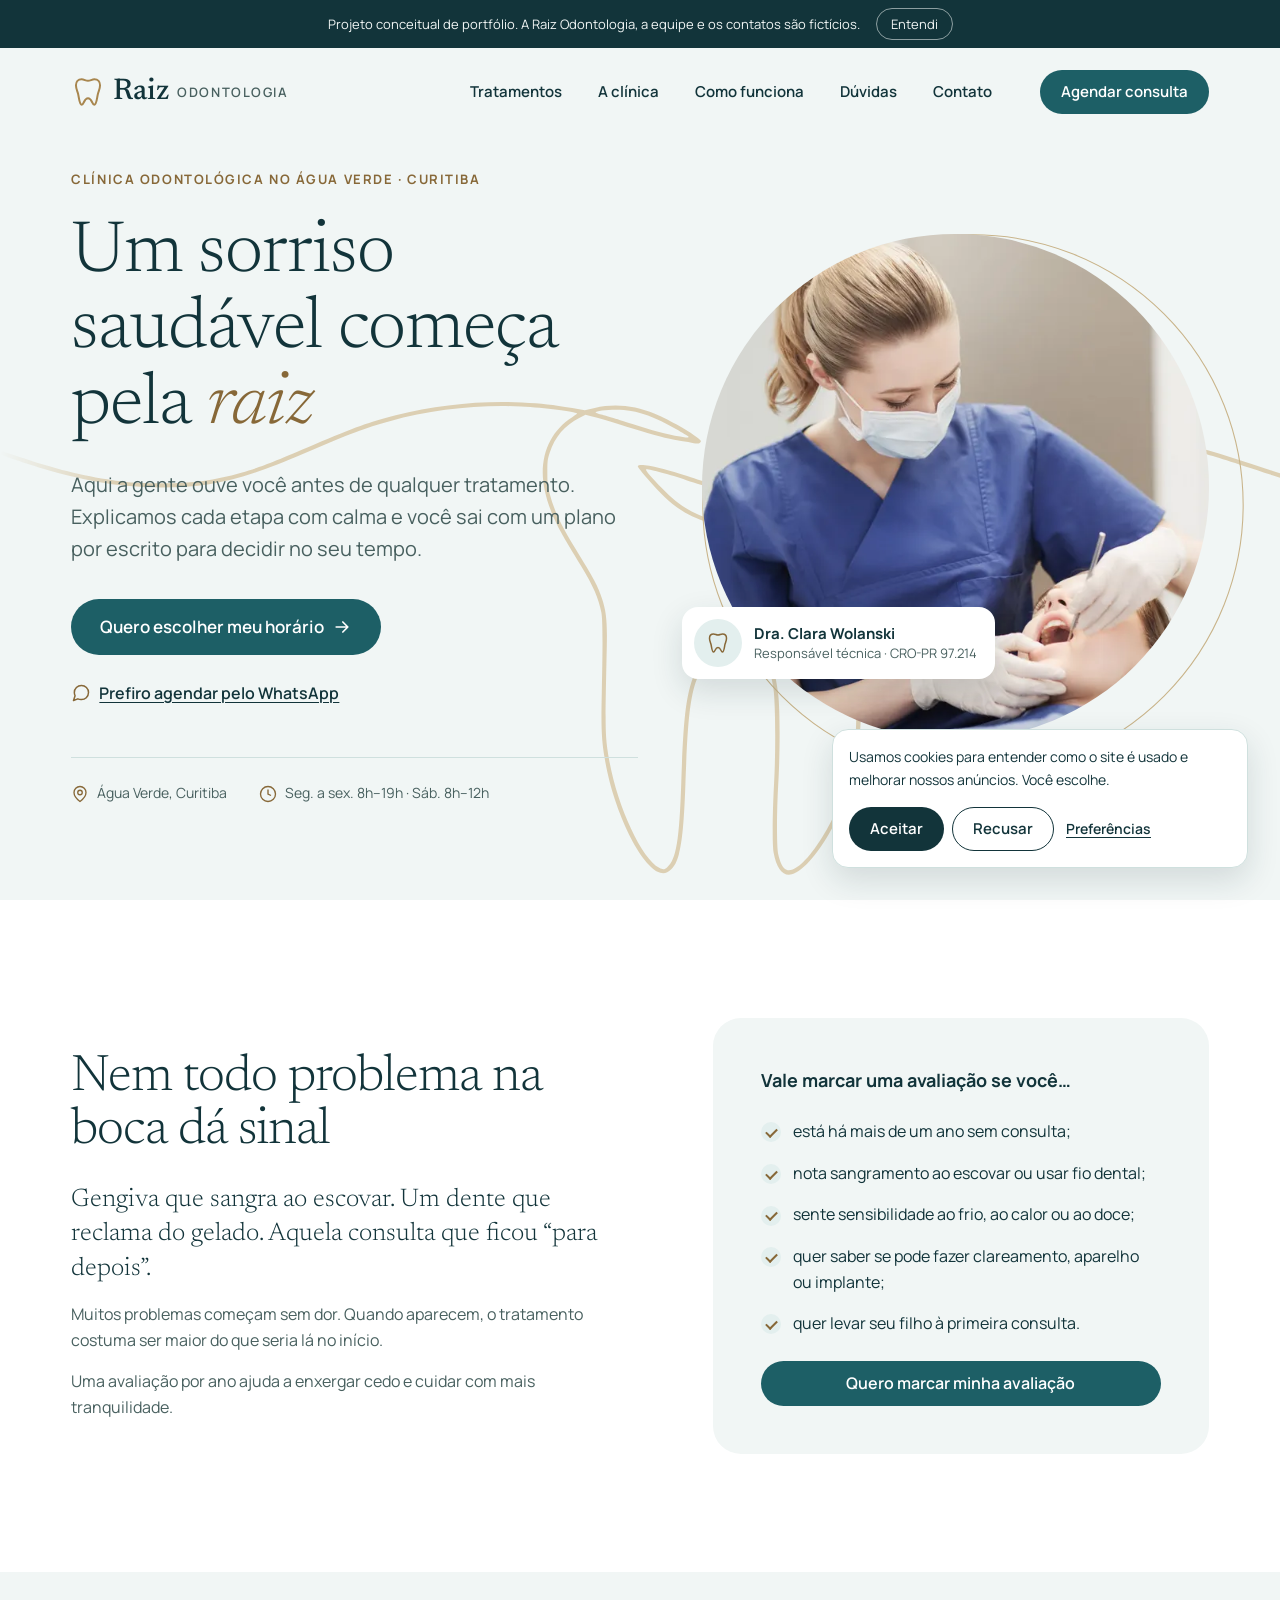
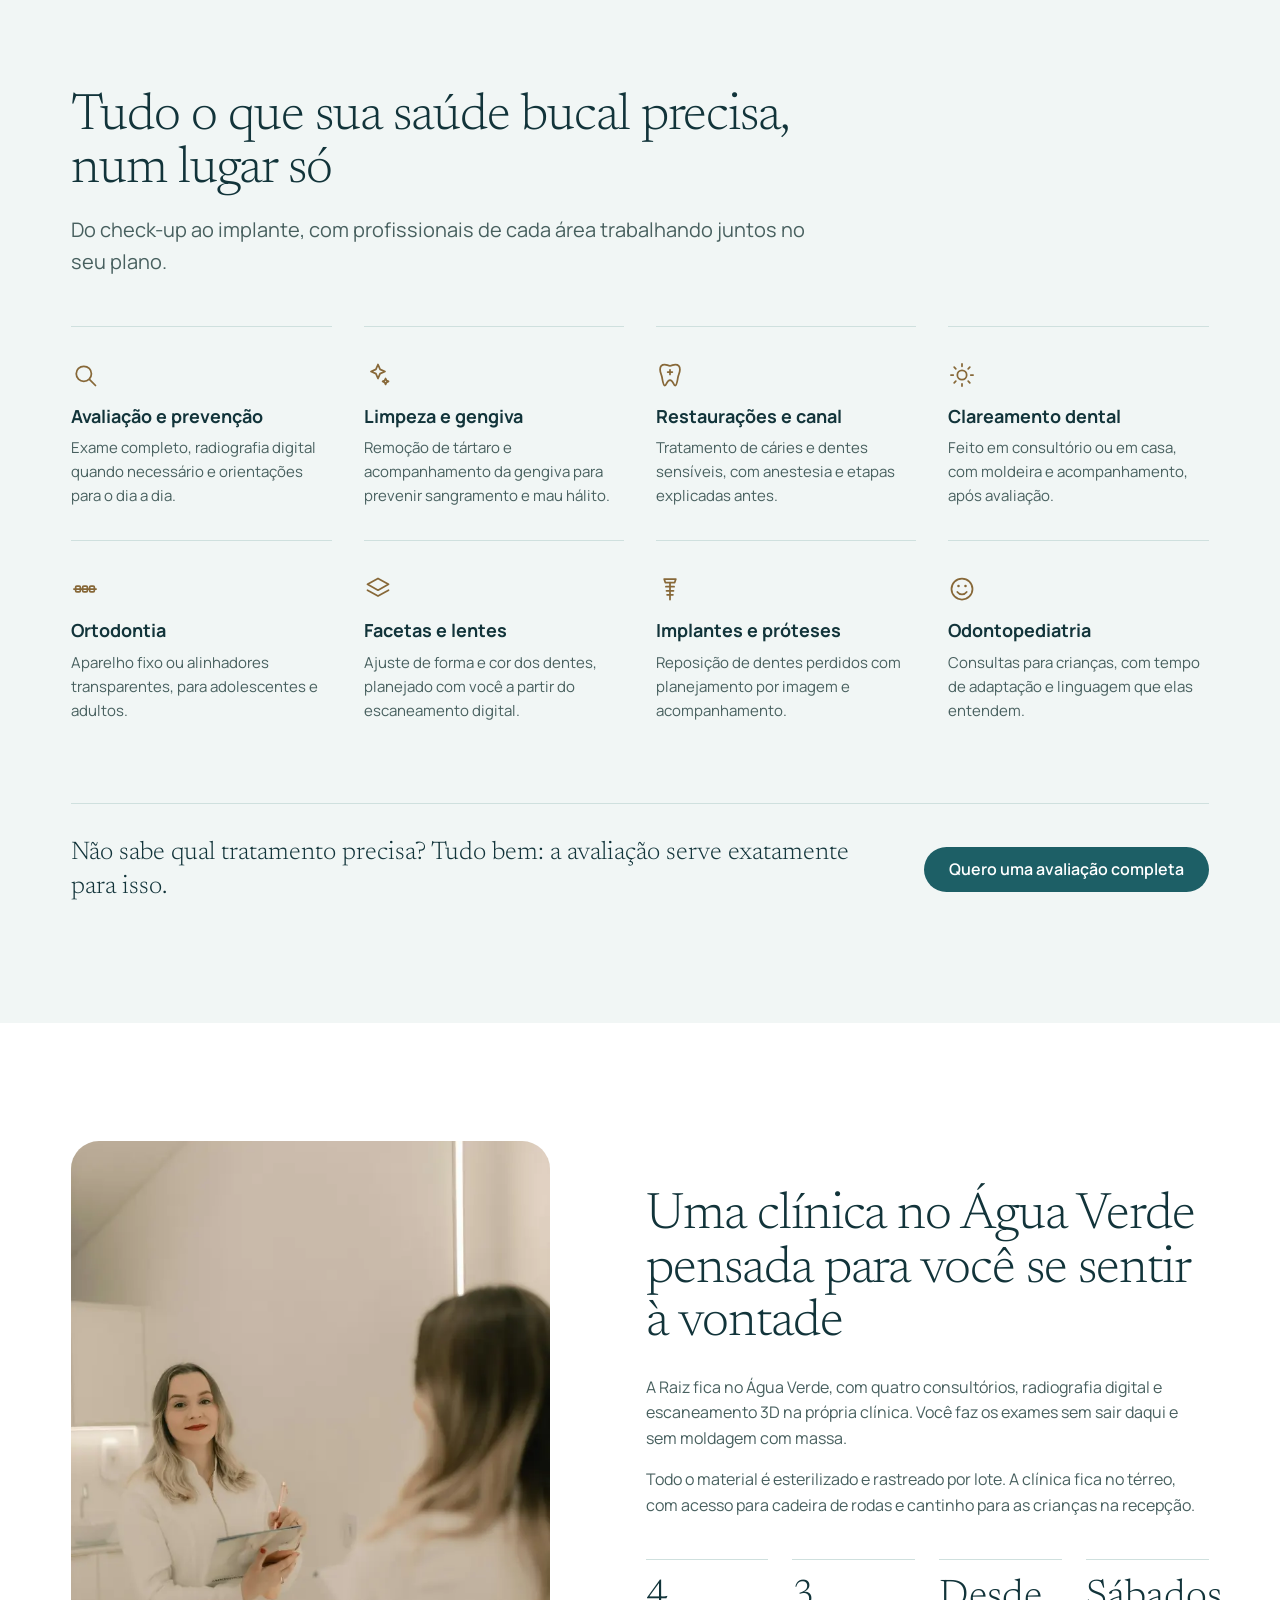
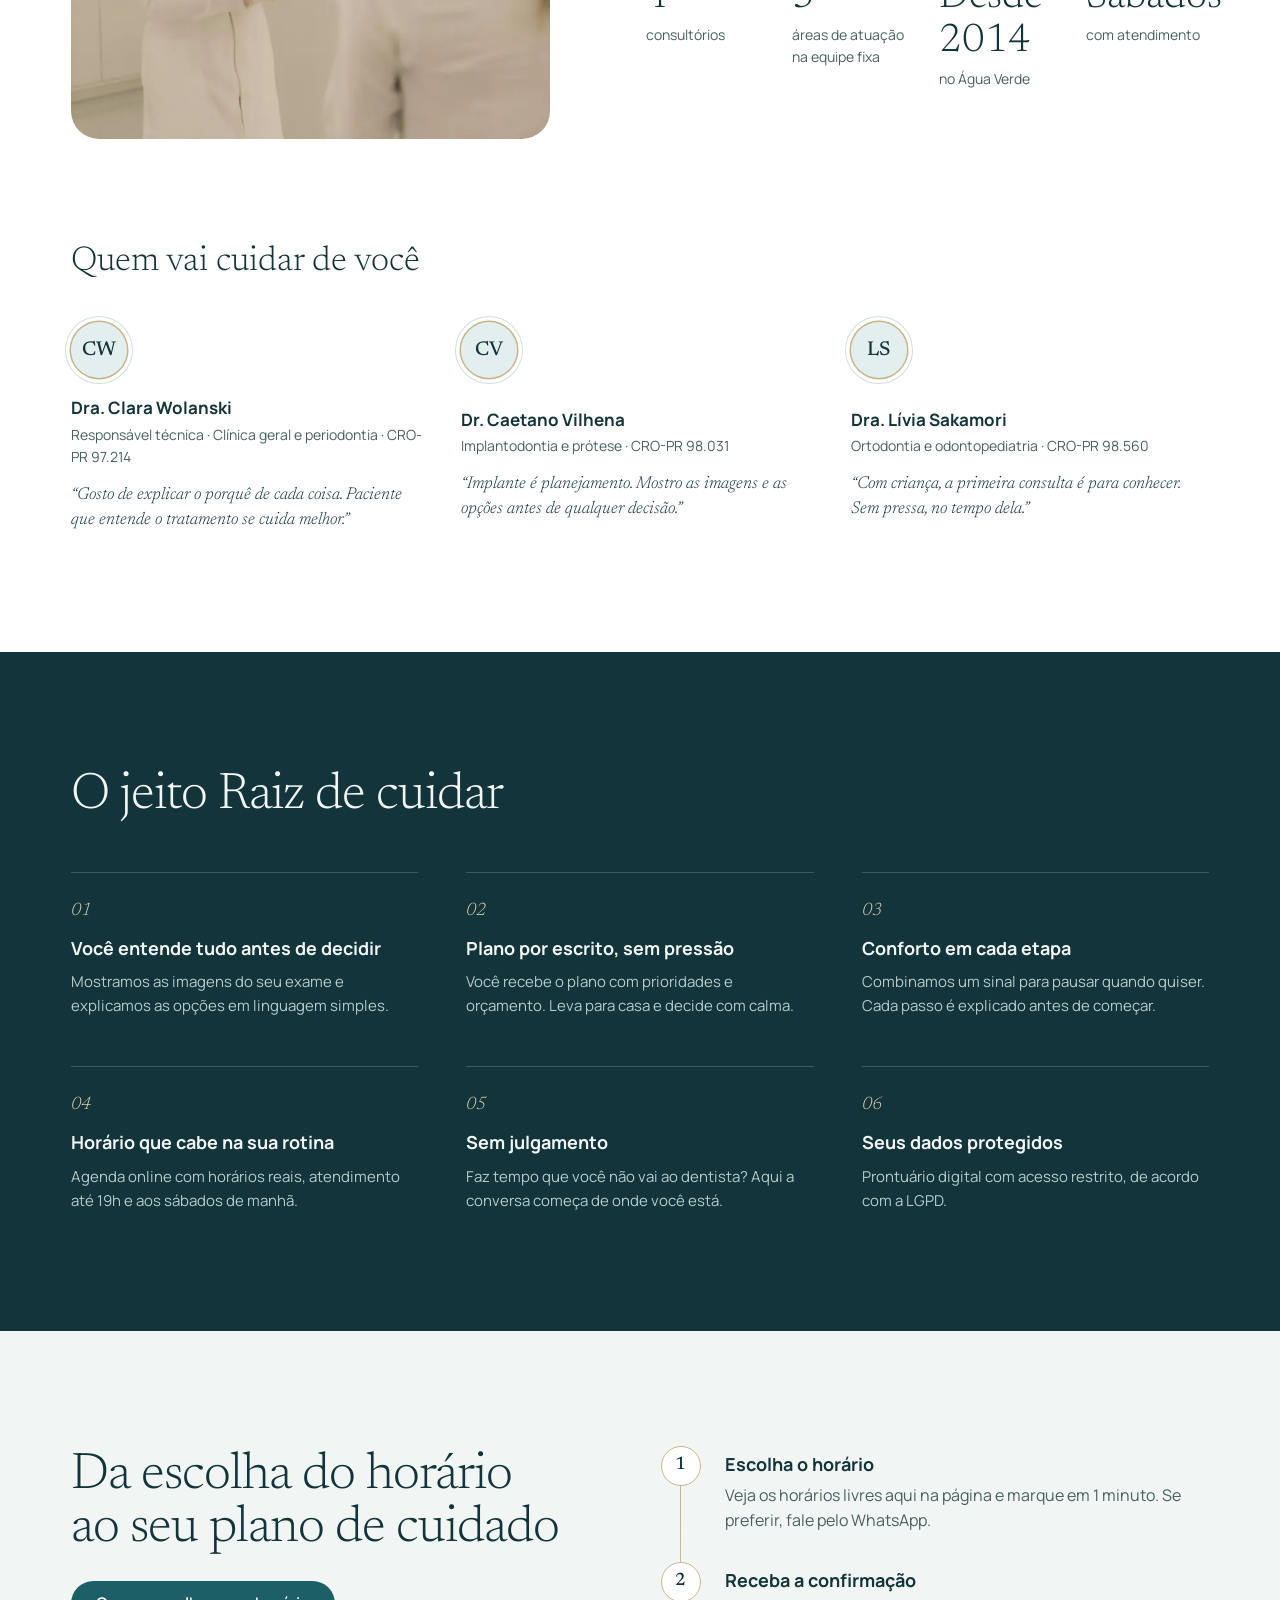
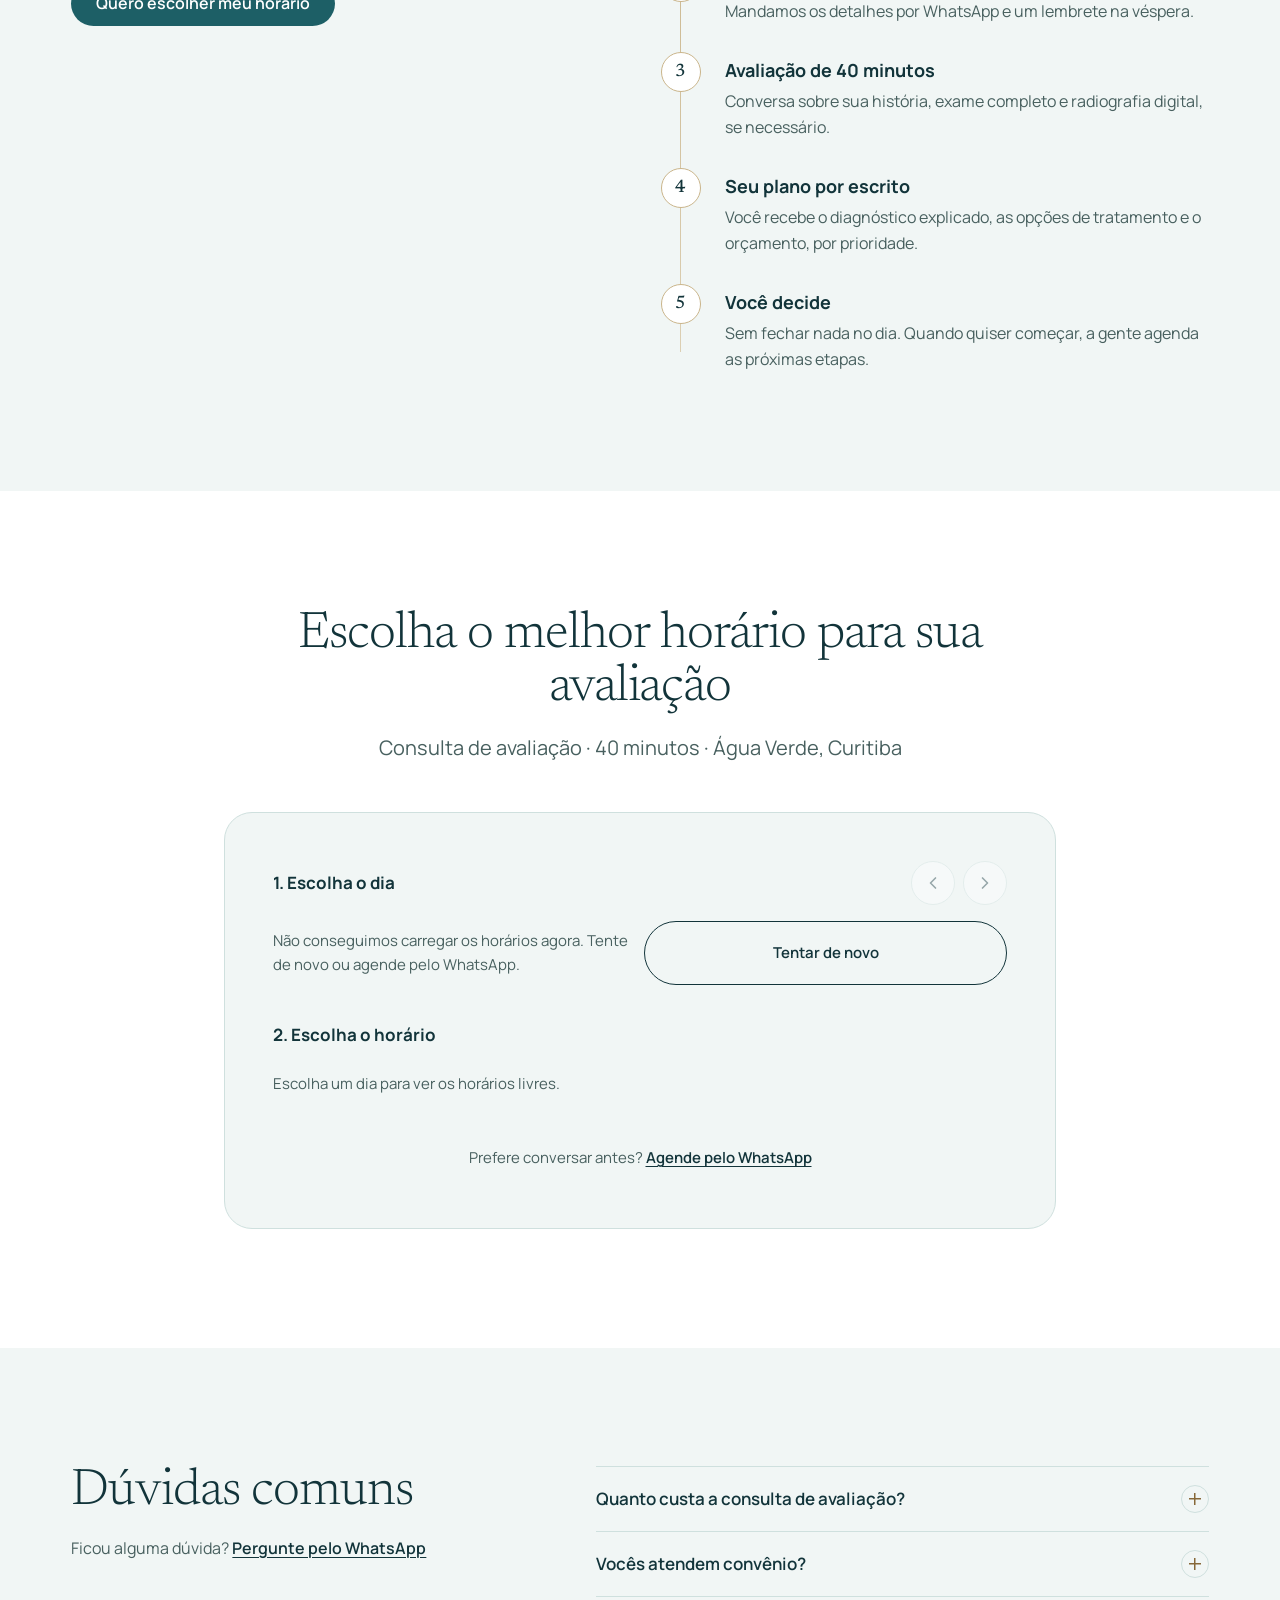
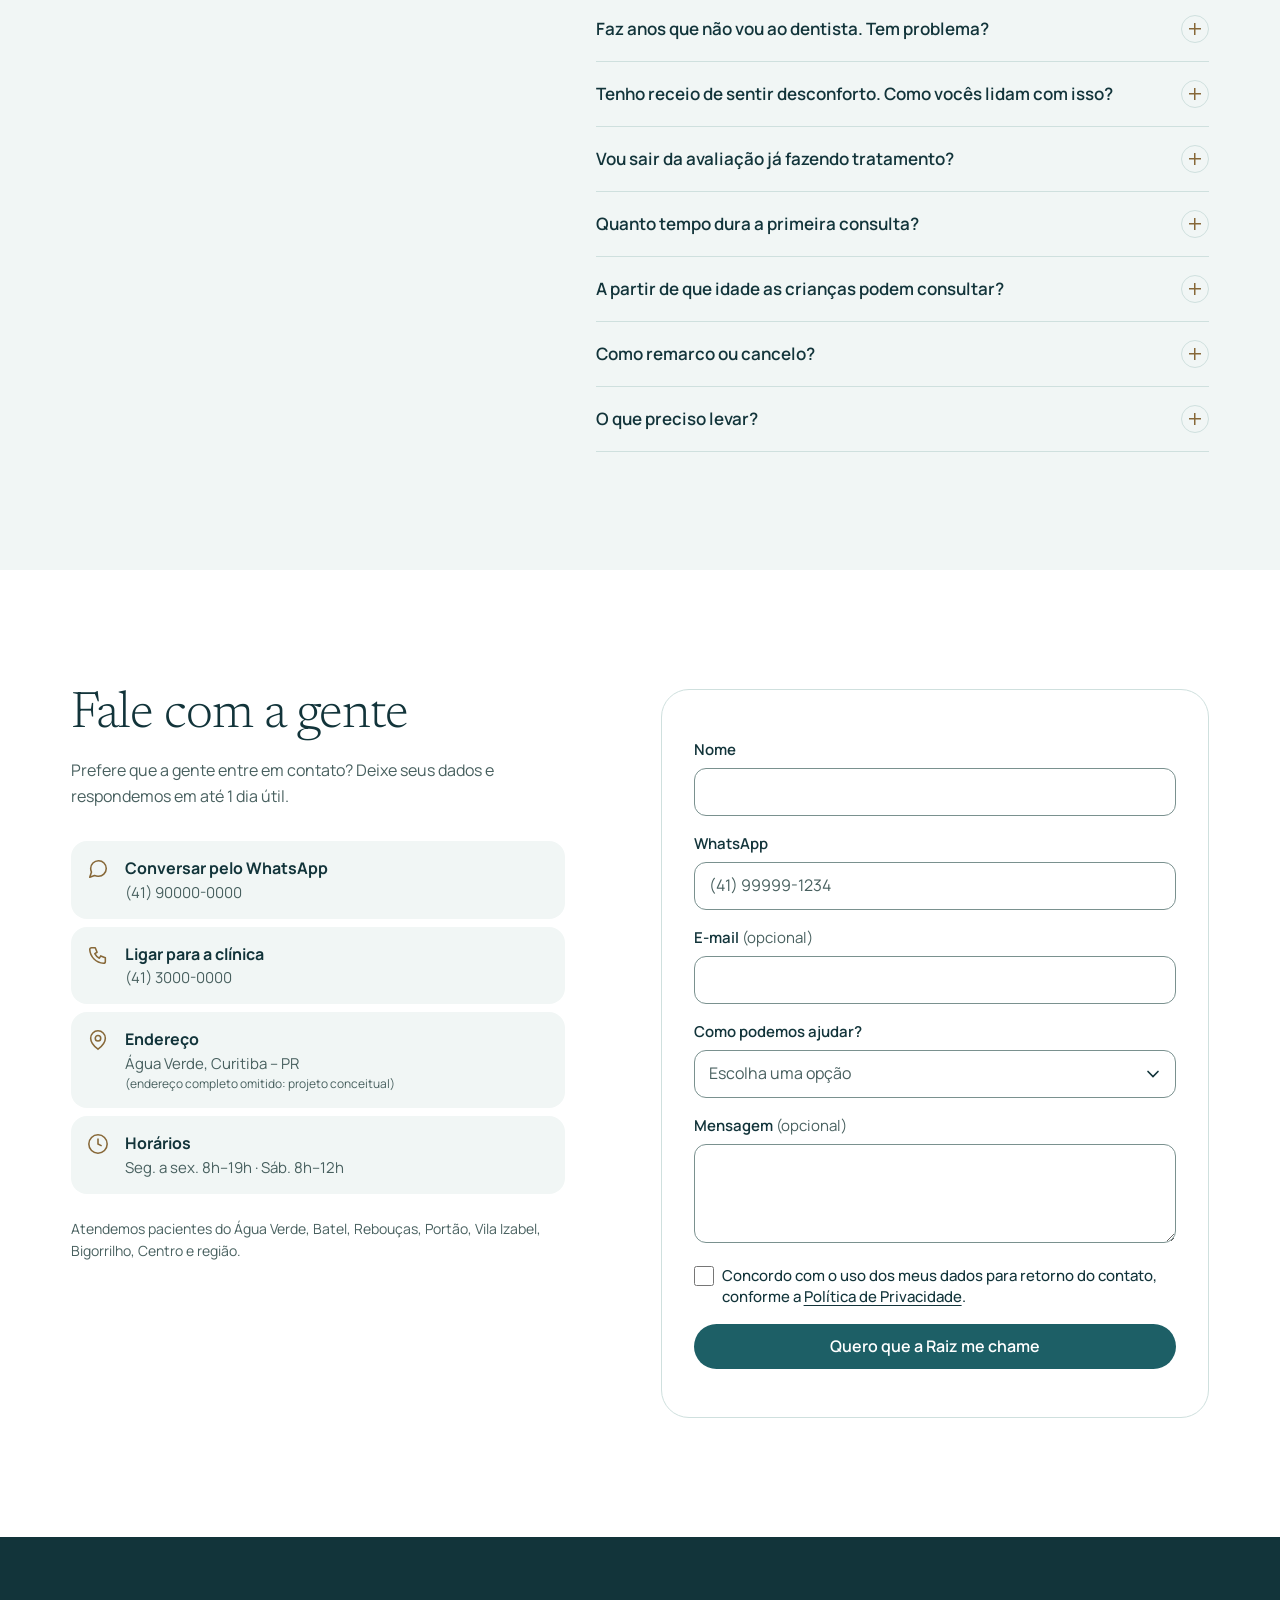
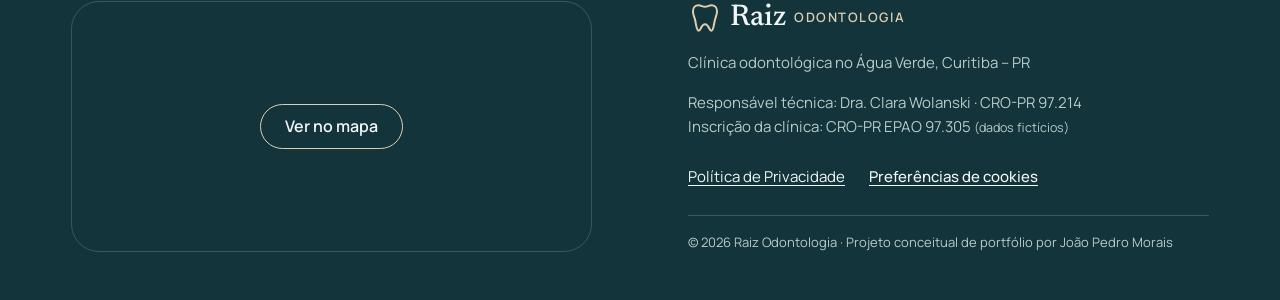
<file: index.html>
<!DOCTYPE html>
<html lang="pt-BR">
<head>
  <meta charset="utf-8">
  <meta name="viewport" content="width=device-width, initial-scale=1">

  <!-- ✏️ EDITÁVEL: título da aba e do Google (até 60 caracteres) -->
  <title>Raiz Odontologia | Dentista no Água Verde, Curitiba</title>
  <!-- ✏️ FIM -->
  <!-- ✏️ EDITÁVEL: descrição no Google (até 155 caracteres) -->
  <meta name="description" content="Dentista no Água Verde, Curitiba. Avaliação completa, explicada com calma, e plano de tratamento por escrito. Veja os horários livres e agende online.">
  <!-- ✏️ FIM -->
  <meta name="robots" content="index, follow, max-image-preview:large">

  <link rel="canonical" href="https://raizodontologia.vercel.app/">
  <meta name="theme-color" content="#F1F6F5">

  <!-- Compartilhamento (WhatsApp, Facebook, LinkedIn) -->
  <meta property="og:type" content="website">
  <meta property="og:locale" content="pt_BR">
  <meta property="og:site_name" content="Raiz Odontologia">
  <meta property="og:title" content="Um sorriso saudável começa pela raiz">
  <meta property="og:description" content="Clínica odontológica no Água Verde, Curitiba. Veja os horários livres e marque sua avaliação online.">
  <meta property="og:url" content="https://raizodontologia.vercel.app/">
  <meta property="og:image" content="https://raizodontologia.vercel.app/assets/img/og-raiz-odontologia.jpg">
  <meta property="og:image:type" content="image/jpeg">
  <meta property="og:image:width" content="1200">
  <meta property="og:image:height" content="630">
  <meta property="og:image:alt" content="Raiz Odontologia: Um sorriso saudável começa pela raiz">
  <meta name="twitter:card" content="summary_large_image">

  <link rel="icon" href="favicon.ico" sizes="32x32">
  <link rel="icon" href="favicon.svg" type="image/svg+xml">
  <link rel="apple-touch-icon" href="assets/img/apple-touch-icon.png">

  <link rel="preload" href="assets/fonts/newsreader-300.woff2" as="font" type="font/woff2" crossorigin>
  <link rel="preload" href="assets/fonts/manrope-variable.woff2" as="font" type="font/woff2" crossorigin>

  <link rel="stylesheet" href="css/reset.css">
  <link rel="stylesheet" href="css/variables.css">
  <link rel="stylesheet" href="css/style.css">

  <!-- Dados estruturados (SEO local): o Google lê nome, bairro, horários, equipe e tratamentos daqui.
       Ao trocar contatos, horários ou equipe no config.js/HTML, atualize também este bloco. -->
  <script type="application/ld+json">
  {
    "@context": "https://schema.org",
    "@graph": [
      {
        "@type": "WebSite",
        "@id": "https://raizodontologia.vercel.app/#site",
        "url": "https://raizodontologia.vercel.app/",
        "name": "Raiz Odontologia",
        "inLanguage": "pt-BR",
        "publisher": {
          "@id": "https://raizodontologia.vercel.app/#clinica"
        }
      },
      {
        "@type": "Dentist",
        "@id": "https://raizodontologia.vercel.app/#clinica",
        "name": "Raiz Odontologia",
        "description": "Clínica odontológica no Água Verde, Curitiba: avaliação completa, plano de tratamento por escrito e agenda online (projeto conceitual de portfólio).",
        "url": "https://raizodontologia.vercel.app/",
        "logo": "https://raizodontologia.vercel.app/assets/img/apple-touch-icon.png",
        "image": "https://raizodontologia.vercel.app/assets/img/og-raiz-odontologia.jpg",
        "telephone": "+55-41-3000-0000",
        "email": "contato@raizodontologia.example",
        "address": {
          "@type": "PostalAddress",
          "addressLocality": "Curitiba",
          "addressRegion": "PR",
          "addressCountry": "BR"
        },
        "geo": {
          "@type": "GeoCoordinates",
          "latitude": -25.451,
          "longitude": -49.281
        },
        "hasMap": "https://www.google.com/maps/search/?api=1&query=%C3%81gua+Verde%2C+Curitiba+-+PR",
        "areaServed": [
          {
            "@type": "Place",
            "name": "Água Verde, Curitiba - PR"
          },
          {
            "@type": "Place",
            "name": "Batel, Curitiba - PR"
          },
          {
            "@type": "Place",
            "name": "Rebouças, Curitiba - PR"
          },
          {
            "@type": "Place",
            "name": "Portão, Curitiba - PR"
          },
          {
            "@type": "Place",
            "name": "Vila Izabel, Curitiba - PR"
          },
          {
            "@type": "Place",
            "name": "Bigorrilho, Curitiba - PR"
          },
          {
            "@type": "Place",
            "name": "Centro, Curitiba - PR"
          }
        ],
        "openingHoursSpecification": [
          {
            "@type": "OpeningHoursSpecification",
            "dayOfWeek": [
              "Monday",
              "Tuesday",
              "Wednesday",
              "Thursday",
              "Friday"
            ],
            "opens": "08:00",
            "closes": "19:00"
          },
          {
            "@type": "OpeningHoursSpecification",
            "dayOfWeek": "Saturday",
            "opens": "08:00",
            "closes": "12:00"
          }
        ],
        "medicalSpecialty": "Dentistry",
        "isAcceptingNewPatients": true,
        "availableService": [
          {
            "@type": "MedicalProcedure",
            "name": "Consulta de avaliação e prevenção"
          },
          {
            "@type": "MedicalProcedure",
            "name": "Limpeza e tratamento da gengiva (periodontia)"
          },
          {
            "@type": "MedicalProcedure",
            "name": "Restaurações e tratamento de canal"
          },
          {
            "@type": "MedicalProcedure",
            "name": "Clareamento dental"
          },
          {
            "@type": "MedicalProcedure",
            "name": "Ortodontia (aparelho fixo e alinhadores)"
          },
          {
            "@type": "MedicalProcedure",
            "name": "Facetas e lentes de contato dental"
          },
          {
            "@type": "MedicalProcedure",
            "name": "Implantes e próteses"
          },
          {
            "@type": "MedicalProcedure",
            "name": "Odontopediatria"
          }
        ],
        "employee": [
          {
            "@type": "Person",
            "name": "Dra. Clara Wolanski",
            "jobTitle": "Responsável técnica · Clínica geral e periodontia"
          },
          {
            "@type": "Person",
            "name": "Dr. Caetano Vilhena",
            "jobTitle": "Implantodontia e prótese"
          },
          {
            "@type": "Person",
            "name": "Dra. Lívia Sakamori",
            "jobTitle": "Ortodontia e odontopediatria"
          }
        ]
      }
    ]
  }
  </script>

  <script>
    /* Marca que o JavaScript está ativo (libera as animações) e respeita o aviso já fechado. */
    document.documentElement.classList.add("js");
    /* Rede de segurança: se o main.js não ligar as animações em 3 s (erro ou internet muito lenta),
       tira a classe "js" e mostra todos os blocos parados, para nada ficar invisível. */
    setTimeout(function () { if (!document.documentElement.classList.contains("revelar-ok")) document.documentElement.classList.remove("js"); }, 3000);
    try { if (localStorage.getItem("raiz-aviso-fechado") === "1") document.documentElement.classList.add("aviso-fechado"); } catch (e) {}
  </script>
  <script src="js/config.js" defer></script>
  <script src="js/utils.js" defer></script>
  <script src="js/tracking.js" defer></script>
  <script src="js/agenda.js" defer></script>
  <script src="js/form.js" defer></script>
  <script src="js/main.js" defer></script>
</head>
<body>
  <a class="pular" href="#conteudo">Pular para o conteúdo</a>

  <section class="aviso-conceitual" id="aviso-conceitual" aria-label="Aviso de projeto conceitual">
    <p><span class="so-largo">Projeto conceitual de portfólio. A Raiz Odontologia, a equipe e os contatos são fictícios.</span><span class="so-celular">Projeto conceitual de portfólio: clínica, equipe e contatos fictícios.</span></p>
    <button type="button" class="aviso-conceitual__fechar" data-fechar-aviso>Entendi</button>
  </section>

  <header class="topo" id="topo">
    <div class="topo__interno">
      <a class="logo" href="#conteudo" aria-label="Raiz Odontologia, início">
        <svg class="logo__dente" width="34" height="34" viewBox="0 0 24 24" fill="none" aria-hidden="true"><path d="M7.5 3C5 3 3.5 4.8 3.5 7.3c0 2.4 1 4 1.6 6.4.5 2.2.9 7.3 2.5 7.3 1.5 0 1.6-4.6 4.4-4.6s2.9 4.6 4.4 4.6c1.6 0 2-5.1 2.5-7.3.6-2.4 1.6-4 1.6-6.4C20.5 4.8 19 3 16.5 3c-1.8 0-2.8 1.1-4.5 1.1S9.3 3 7.5 3z"/></svg>
        <span class="logo__nome">Raiz</span>
        <span class="logo__tipo">Odontologia</span>
      </a>

      <button type="button" class="menu-botao" id="menu-botao" aria-expanded="false" aria-controls="menu" aria-label="Abrir menu">
        <svg width="22" height="22" viewBox="0 0 24 24" fill="none" stroke="currentColor" stroke-width="1.8" stroke-linecap="round" aria-hidden="true"><path d="M4 7h16M4 12h16M4 17h16"/></svg>
      </button>

      <nav class="menu" id="menu" aria-label="Principal">
        <ul class="menu__lista">
          <li><a href="#tratamentos">Tratamentos</a></li>
          <li><a href="#clinica">A clínica</a></li>
          <li><a href="#como-funciona">Como funciona</a></li>
          <li><a href="#duvidas">Dúvidas</a></li>
          <li><a href="#contato">Contato</a></li>
        </ul>
        <a class="botao botao--principal botao--compacto" href="#agendar" data-evento="cta_clique" data-local="topo">Agendar consulta</a>
      </nav>
    </div>
  </header>

  <main id="conteudo" tabindex="-1">

    <!-- ===================== 1. HERO ===================== -->
    <section class="hero" id="inicio" aria-labelledby="hero-titulo">
      <!-- Traço contínuo do dente: embutido (não é arquivo à parte) para não atrasar o carregamento; a cor vem do CSS -->
      <svg class="hero__traco" viewBox="6 6 1755 588" width="1755" height="588" aria-hidden="true" focusable="false"><path fill="currentColor" fill-rule="evenodd" d="M 0.00 337.39 L 0.00 39.11 C0.00,73.52 0.18,78.14 1.51,77.64 C2.33,77.32 13.70,80.62 26.76,84.98 C73.85,100.70 104.67,108.42 142.96,114.09 C160.53,116.70 167.48,117.22 191.00,117.71 C233.85,118.59 262.45,115.21 298.50,105.01 C321.18,98.59 334.67,93.41 386.50,71.22 C436.51,49.82 453.92,43.53 485.76,35.41 C535.21,22.79 589.02,17.31 638.62,19.84 C663.79,21.12 675.44,22.42 699.76,26.67 L 715.03 29.33 L 727.07 26.52 C750.99,20.95 775.24,23.32 799.89,33.64 C817.62,41.07 844.09,56.08 852.84,63.67 C856.27,66.65 856.40,66.95 854.83,68.56 C853.25,70.17 852.62,70.18 844.33,68.63 C839.47,67.73 832.35,66.51 828.50,65.94 C816.14,64.09 797.06,59.14 775.00,52.05 C749.45,43.83 732.03,38.65 722.65,36.49 L 715.80 34.91 L 708.83 38.45 C690.51,47.76 678.90,61.32 672.43,81.00 C669.88,88.75 669.63,90.82 669.60,104.50 C669.56,117.88 669.87,120.69 672.44,130.50 C677.58,150.14 685.68,167.67 701.69,193.81 C727.45,235.86 730.84,242.21 736.01,258.03 C741.21,273.96 742.31,285.70 741.62,318.00 C739.48,417.87 739.57,422.72 743.99,450.00 C753.15,506.65 783.34,572.75 805.21,584.08 C810.07,586.59 811.24,586.51 814.97,583.37 C825.78,574.27 829.72,550.27 832.00,479.50 C834.27,408.89 837.24,380.36 844.68,357.50 C852.78,332.61 868.02,316.51 889.05,310.65 C906.23,305.86 920.79,308.69 930.87,318.77 C940.52,328.43 946.33,345.75 949.56,374.50 C951.73,393.86 951.73,444.96 949.56,482.00 C947.55,516.15 947.51,558.00 949.46,567.23 C951.22,575.52 954.02,582.01 957.06,584.84 C965.57,592.77 983.17,578.32 1002.41,547.61 C1018.96,521.21 1031.92,488.90 1037.95,459.04 C1044.35,427.32 1044.41,426.32 1044.50,348.00 C1044.58,284.89 1044.79,275.33 1046.33,266.50 C1051.14,238.77 1057.78,223.49 1076.90,196.23 C1095.87,169.16 1102.36,158.98 1107.96,147.50 C1113.72,135.70 1120.86,115.52 1119.69,114.35 C1119.36,114.02 1109.51,118.93 1097.79,125.26 C1053.17,149.38 1034.44,157.33 1004.50,164.89 C977.25,171.76 939.33,175.15 911.33,173.19 C866.01,170.03 837.74,159.12 812.34,134.98 C800.57,123.80 778.85,99.01 779.22,97.18 C780.15,92.61 806.60,98.08 843.50,110.48 C853.95,113.99 866.26,117.57 870.86,118.43 C892.12,122.42 928.15,118.33 954.02,108.99 C975.14,101.37 1008.04,87.60 1006.81,86.91 C1004.16,85.43 978.24,84.00 954.05,84.00 C927.65,84.00 914.77,84.89 894.80,88.09 C880.59,90.36 878.00,89.93 878.00,85.27 C878.00,83.18 880.99,79.67 892.07,68.76 C936.27,25.20 971.78,4.72 1009.26,1.15 C1009.33,1.14 1009.36,1.14 1009.36,1.13 C1009.36,0.62 805.48,0.22 509.25,0.14 L 0.00 0.00 L 1767.00 0.00 L 1396.75 0.17 C1194.46,0.26 1030.48,0.48 1030.48,0.65 C1030.48,0.66 1030.49,0.66 1030.50,0.66 C1050.84,2.30 1070.94,8.57 1085.35,17.78 C1099.98,27.13 1113.42,41.71 1119.88,55.25 C1125.44,66.89 1127.43,76.07 1127.47,90.25 C1127.48,97.26 1127.85,103.00 1128.27,103.00 C1128.70,103.00 1132.52,101.25 1136.77,99.12 C1179.95,77.43 1229.64,63.30 1282.00,57.82 C1298.75,56.06 1355.46,56.07 1372.00,57.83 C1420.75,63.02 1454.10,71.35 1539.00,99.54 C1595.35,118.25 1610.42,122.96 1631.50,128.47 C1656.73,135.07 1680.38,139.23 1704.50,141.32 C1712.12,141.98 1745.74,142.00 1756.34,141.35 L 1767.00 140.70 L 1767.00 369.39 C1767.00,155.88 1766.91,144.82 1765.25,145.50 C1761.98,146.82 1714.90,147.29 1702.25,146.12 C1657.83,142.01 1631.72,135.54 1548.50,108.00 C1496.97,90.95 1481.86,86.16 1461.50,80.41 C1413.98,67.00 1372.52,61.02 1327.00,61.02 C1259.42,61.02 1200.41,74.19 1141.45,102.45 L 1126.40 109.66 L 1123.75 119.81 C1117.42,143.95 1109.85,158.13 1083.12,195.95 C1059.39,229.51 1052.83,246.76 1050.02,283.02 C1049.44,290.36 1049.29,317.10 1049.65,348.00 C1050.28,403.41 1049.77,416.79 1045.99,443.00 C1041.51,474.07 1033.25,499.78 1018.22,529.47 C1000.98,563.54 980.45,588.11 965.98,592.01 C955.42,594.85 947.27,585.02 943.90,565.40 C942.22,555.59 942.48,518.10 944.49,481.16 C946.62,442.16 946.18,382.54 943.65,366.28 C939.10,337.08 931.70,322.36 918.59,316.44 C896.88,306.65 865.75,321.43 854.24,347.00 C843.17,371.57 839.92,397.15 836.98,482.50 C835.38,528.81 833.12,552.98 828.98,567.85 C826.41,577.08 824.08,581.64 819.84,585.69 C815.07,590.24 811.48,591.39 806.45,589.99 C782.97,583.41 749.30,514.02 739.05,451.06 C735.26,427.84 734.67,414.24 735.59,372.50 C736.89,314.07 736.73,282.78 735.10,274.50 C731.66,256.96 725.28,242.36 710.31,217.73 C688.83,182.38 685.72,177.03 680.49,166.35 C670.20,145.35 664.01,122.45 664.00,105.32 C663.99,76.19 676.65,52.26 699.78,37.69 C703.24,35.51 705.85,33.52 705.59,33.26 C703.26,30.93 666.50,26.37 637.72,24.85 C586.90,22.15 529.28,28.55 478.50,42.53 C448.41,50.82 430.78,57.47 374.50,81.74 C299.97,113.87 261.59,123.02 201.50,122.98 C154.40,122.95 114.56,116.66 58.50,100.39 C47.94,97.32 6.44,83.53 1.75,81.53 C0.09,80.82 0.00,93.39 0.00,337.39 ZM 908.45 168.02 C920.79,168.93 948.50,168.37 963.00,166.93 C995.61,163.69 1027.98,154.58 1058.50,140.05 C1072.70,133.29 1118.84,108.42 1121.00,106.36 C1123.30,104.16 1123.02,80.76 1120.58,71.50 C1112.80,41.96 1087.10,18.72 1051.19,8.75 C1044.50,6.90 1040.77,6.61 1022.50,6.57 C1003.57,6.52 1000.62,6.75 992.59,8.86 C963.92,16.41 942.16,29.68 908.16,60.34 C893.46,73.60 884.43,82.76 885.25,83.58 C885.60,83.93 890.94,83.47 897.12,82.57 C917.93,79.53 934.59,78.73 965.00,79.33 C996.55,79.94 1012.13,81.25 1015.75,83.59 C1020.13,86.42 1017.99,89.35 1009.00,92.83 C1005.97,94.00 994.95,98.40 984.50,102.60 C951.27,115.97 939.24,119.62 917.25,123.01 C900.14,125.65 881.39,125.65 868.55,123.01 C863.24,121.92 849.57,117.90 838.19,114.07 C819.00,107.63 794.45,101.00 789.79,101.00 C787.41,101.00 792.56,107.26 808.92,124.25 C836.67,153.09 863.10,164.71 908.45,168.02 ZM 837.00 62.26 C840.02,62.67 841.48,62.08 840.32,60.92 C839.85,60.45 833.18,56.45 825.49,52.03 C801.13,38.02 780.55,30.54 762.19,29.04 C748.56,27.92 728.00,29.68 728.00,31.96 C728.00,32.37 731.04,33.51 734.75,34.49 C743.10,36.70 751.91,39.38 777.50,47.51 C805.03,56.24 819.64,59.87 837.00,62.26 Z"/></svg>
      <div class="hero__interno">
        <div class="hero__texto">
          <!-- ✏️ EDITÁVEL: frase acima do título (até 50 caracteres) -->
          <p class="rotulo"><span class="so-largo">Clínica odontológica no </span>Água Verde · Curitiba</p>
          <!-- ✏️ FIM -->
          <!-- ✏️ EDITÁVEL: título principal (até 45 caracteres; a palavra em <em> fica em dourado) -->
          <h1 class="hero__titulo" id="hero-titulo">Um sorriso saudável começa pela <em>raiz</em></h1>
          <!-- ✏️ FIM -->
          <!-- ✏️ EDITÁVEL: subtítulo (até 160 caracteres) -->
          <p class="hero__subtitulo">Aqui a gente ouve você antes de qualquer tratamento. Explicamos cada etapa com calma e você sai com um plano por escrito para decidir no seu tempo.</p>
          <!-- ✏️ FIM -->
          <div class="hero__acoes">
            <a class="botao botao--principal botao--grande" href="#agendar" data-evento="cta_clique" data-local="hero">
              Quero escolher meu horário
              <svg width="20" height="20" viewBox="0 0 24 24" fill="none" stroke="currentColor" stroke-width="2" stroke-linecap="round" stroke-linejoin="round" aria-hidden="true"><path d="M5 12h14M13 6l6 6-6 6"/></svg>
            </a>
            <a class="link-whatsapp" href="https://wa.me/5541900000000" data-whatsapp="geral" data-local="hero">
              <svg width="20" height="20" viewBox="0 0 24 24" fill="none" stroke="currentColor" stroke-width="1.8" stroke-linecap="round" stroke-linejoin="round" aria-hidden="true"><path d="M21 11.5a8.4 8.4 0 0 1-9 8.4 8.5 8.5 0 0 1-3.8-.9L3 21l1.9-5.7a8.4 8.4 0 0 1-.9-3.8 8.5 8.5 0 0 1 8.5-8.5 8.4 8.4 0 0 1 8.5 8.5z"/></svg>
              Prefiro agendar pelo WhatsApp
            </a>
          </div>
          <ul class="info-lista">
            <li class="info-lista__item info-lista__item--local">
              <svg width="18" height="18" viewBox="0 0 24 24" fill="none" stroke="currentColor" stroke-width="1.8" aria-hidden="true"><path d="M20 10c0 6-8 12-8 12s-8-6-8-12a8 8 0 0 1 16 0z"/><circle cx="12" cy="10" r="3"/></svg>
              <span><span data-config="contato.bairro">Água Verde</span>, <span data-config="contato.cidade">Curitiba</span></span>
            </li>
            <li class="info-lista__item">
              <svg width="18" height="18" viewBox="0 0 24 24" fill="none" stroke="currentColor" stroke-width="1.8" aria-hidden="true"><circle cx="12" cy="12" r="10"/><path d="M12 6v6l4 2"/></svg>
              <span data-config="contato.horarioTexto">Seg. a sex. 8h–19h · Sáb. 8h–12h</span>
            </li>
          </ul>
        </div>

        <figure class="hero__foto">
          <span class="hero__anel" aria-hidden="true"></span>
          <!-- ✏️ EDITÁVEL: foto principal (troque os arquivos mantendo os nomes; quadrada) -->
          <img class="hero__imagem"
               src="assets/img/dentista-atendimento-640.webp"
               srcset="assets/img/dentista-atendimento-400.webp 400w, assets/img/dentista-atendimento-640.webp 640w, assets/img/dentista-atendimento-960.webp 960w"
               sizes="(min-width: 1024px) 560px, (min-width: 768px) 400px, 280px"
               width="640" height="640" fetchpriority="high"
               alt="Dentista examinando os dentes de uma paciente jovem no consultório">
          <!-- ✏️ FIM -->
          <figcaption class="cartao-rt">
            <span class="cartao-rt__icone" aria-hidden="true">
              <svg width="24" height="24" viewBox="0 0 24 24" fill="none" stroke="currentColor" stroke-width="1.5" stroke-linejoin="round"><path d="M7.5 3C5 3 3.5 4.8 3.5 7.3c0 2.4 1 4 1.6 6.4.5 2.2.9 7.3 2.5 7.3 1.5 0 1.6-4.6 4.4-4.6s2.9 4.6 4.4 4.6c1.6 0 2-5.1 2.5-7.3.6-2.4 1.6-4 1.6-6.4C20.5 4.8 19 3 16.5 3c-1.8 0-2.8 1.1-4.5 1.1S9.3 3 7.5 3z"/></svg>
            </span>
            <span class="cartao-rt__texto">
              <strong data-config="responsavelTecnica.nome">Dra. Clara Wolanski</strong>
              <span>Responsável técnica · <span data-config="responsavelTecnica.cro">CRO-PR 97.214</span></span>
            </span>
          </figcaption>
        </figure>
      </div>
    </section>

    <!-- ===================== 2. CUIDADO ===================== -->
    <section class="secao cuidado" id="cuidado" aria-labelledby="cuidado-titulo">
      <div class="secao__interno cuidado__grade">
        <div class="cuidado__texto revelar">
          <!-- ✏️ EDITÁVEL: título da seção de prevenção (até 45 caracteres) -->
          <h2 class="titulo-secao" id="cuidado-titulo">Nem todo problema na boca dá sinal</h2>
          <!-- ✏️ FIM -->
          <!-- ✏️ EDITÁVEL: texto da seção de prevenção (3 parágrafos curtos) -->
          <p class="destaque-texto">Gengiva que sangra ao escovar. Um dente que reclama do gelado. Aquela consulta que ficou “para depois”.</p>
          <p>Muitos problemas começam sem dor. Quando aparecem, o tratamento costuma ser maior do que seria lá no início.</p>
          <p>Uma avaliação por ano ajuda a enxergar cedo e cuidar com mais tranquilidade.</p>
          <!-- ✏️ FIM -->
        </div>
        <div class="cuidado__lista-bloco revelar">
          <h3 class="cuidado__lista-titulo">Vale marcar uma avaliação se você…</h3>
          <!-- ✏️ EDITÁVEL: lista de sinais (5 itens, até 70 caracteres cada) -->
          <ul class="lista-check">
            <li>está há mais de um ano sem consulta;</li>
            <li>nota sangramento ao escovar ou usar fio dental;</li>
            <li>sente sensibilidade ao frio, ao calor ou ao doce;</li>
            <li>quer saber se pode fazer clareamento, aparelho ou implante;</li>
            <li>quer levar seu filho à primeira consulta.</li>
          </ul>
          <!-- ✏️ FIM -->
          <a class="botao botao--principal" href="#agendar" data-evento="cta_clique" data-local="cuidado">Quero marcar minha avaliação</a>
        </div>
      </div>
    </section>

    <!-- ===================== 3. TRATAMENTOS ===================== -->
    <section class="secao tratamentos" id="tratamentos" aria-labelledby="tratamentos-titulo">
      <div class="secao__interno">
        <div class="secao__cabecalho revelar">
          <!-- ✏️ EDITÁVEL: título e apoio de Tratamentos -->
          <h2 class="titulo-secao" id="tratamentos-titulo">Tudo o que sua saúde bucal precisa, num lugar só</h2>
          <p class="secao__apoio">Do check-up ao implante, com profissionais de cada área trabalhando juntos no seu plano.</p>
          <!-- ✏️ FIM -->
        </div>

        <!-- ✏️ EDITÁVEL: tratamentos (título até 30 caracteres; texto até 120) -->
        <ul class="tratamentos__lista">
          <li class="tratamento revelar">
            <svg class="tratamento__icone" width="28" height="28" viewBox="0 0 24 24" fill="none" stroke="currentColor" stroke-width="1.5" stroke-linecap="round" stroke-linejoin="round" aria-hidden="true"><circle cx="11" cy="11" r="6.5"/><path d="M16 16l5 5"/></svg>
            <h3 class="tratamento__titulo">Avaliação e prevenção</h3>
            <p>Exame completo, radiografia digital quando necessário e orientações para o dia a dia.</p>
          </li>
          <li class="tratamento revelar">
            <svg class="tratamento__icone" width="28" height="28" viewBox="0 0 24 24" fill="none" stroke="currentColor" stroke-width="1.5" stroke-linecap="round" stroke-linejoin="round" aria-hidden="true"><path d="M12 3l1.8 4.2L18 9l-4.2 1.8L12 15l-1.8-4.2L6 9l4.2-1.8z"/><path d="M18.5 15l.8 1.7 1.7.8-1.7.8-.8 1.7-.8-1.7-1.7-.8 1.7-.8z"/></svg>
            <h3 class="tratamento__titulo">Limpeza e gengiva</h3>
            <p>Remoção de tártaro e acompanhamento da gengiva para prevenir sangramento e mau hálito.</p>
          </li>
          <li class="tratamento revelar">
            <svg class="tratamento__icone" width="28" height="28" viewBox="0 0 24 24" fill="none" stroke="currentColor" stroke-width="1.5" stroke-linejoin="round" aria-hidden="true"><path d="M7.5 3C5 3 3.5 4.8 3.5 7.3c0 2.4 1 4 1.6 6.4.5 2.2.9 7.3 2.5 7.3 1.5 0 1.6-4.6 4.4-4.6s2.9 4.6 4.4 4.6c1.6 0 2-5.1 2.5-7.3.6-2.4 1.6-4 1.6-6.4C20.5 4.8 19 3 16.5 3c-1.8 0-2.8 1.1-4.5 1.1S9.3 3 7.5 3z"/><path d="M12 7.5v4M10 9.5h4" stroke-linecap="round"/></svg>
            <h3 class="tratamento__titulo">Restaurações e canal</h3>
            <p>Tratamento de cáries e dentes sensíveis, com anestesia e etapas explicadas antes.</p>
          </li>
          <li class="tratamento revelar">
            <svg class="tratamento__icone" width="28" height="28" viewBox="0 0 24 24" fill="none" stroke="currentColor" stroke-width="1.5" stroke-linecap="round" aria-hidden="true"><circle cx="12" cy="12" r="4"/><path d="M12 2.5v2M12 19.5v2M2.5 12h2M19.5 12h2M5.3 5.3l1.4 1.4M17.3 17.3l1.4 1.4M5.3 18.7l1.4-1.4M17.3 6.7l1.4-1.4"/></svg>
            <h3 class="tratamento__titulo">Clareamento dental</h3>
            <p>Feito em consultório ou em casa, com moldeira e acompanhamento, após avaliação.</p>
          </li>
          <li class="tratamento revelar">
            <svg class="tratamento__icone" width="28" height="28" viewBox="0 0 24 24" fill="none" stroke="currentColor" stroke-width="1.5" stroke-linecap="round" stroke-linejoin="round" aria-hidden="true"><path d="M2.5 12h19"/><rect x="4" y="9.5" width="4" height="5" rx="1"/><rect x="10" y="9.5" width="4" height="5" rx="1"/><rect x="16" y="9.5" width="4" height="5" rx="1"/></svg>
            <h3 class="tratamento__titulo">Ortodontia</h3>
            <p>Aparelho fixo ou alinhadores transparentes, para adolescentes e adultos.</p>
          </li>
          <li class="tratamento revelar">
            <svg class="tratamento__icone" width="28" height="28" viewBox="0 0 24 24" fill="none" stroke="currentColor" stroke-width="1.5" stroke-linecap="round" stroke-linejoin="round" aria-hidden="true"><path d="M12 3l9 5-9 5-9-5z"/><path d="M3 13l9 5 9-5"/></svg>
            <h3 class="tratamento__titulo">Facetas e lentes</h3>
            <p>Ajuste de forma e cor dos dentes, planejado com você a partir do escaneamento digital.</p>
          </li>
          <li class="tratamento revelar">
            <svg class="tratamento__icone" width="28" height="28" viewBox="0 0 24 24" fill="none" stroke="currentColor" stroke-width="1.5" stroke-linecap="round" stroke-linejoin="round" aria-hidden="true"><path d="M7 3.5h10l-1 3H8z"/><path d="M12 6.5V21"/><path d="M8.5 10h7M9 13.5h6M9.5 17h5"/></svg>
            <h3 class="tratamento__titulo">Implantes e próteses</h3>
            <p>Reposição de dentes perdidos com planejamento por imagem e acompanhamento.</p>
          </li>
          <li class="tratamento revelar">
            <svg class="tratamento__icone" width="28" height="28" viewBox="0 0 24 24" fill="none" stroke="currentColor" stroke-width="1.5" stroke-linecap="round" aria-hidden="true"><circle cx="12" cy="12" r="9"/><path d="M8 14.5c1 1.4 2.4 2 4 2s3-.6 4-2"/><path d="M9 9.5h.01M15 9.5h.01" stroke-width="2.2"/></svg>
            <h3 class="tratamento__titulo">Odontopediatria</h3>
            <p>Consultas para crianças, com tempo de adaptação e linguagem que elas entendem.</p>
          </li>
        </ul>
        <!-- ✏️ FIM -->

        <div class="tratamentos__rodape revelar">
          <!-- ✏️ EDITÁVEL: frase final de Tratamentos (até 90 caracteres) -->
          <p>Não sabe qual tratamento precisa? Tudo bem: a avaliação serve exatamente para isso.</p>
          <!-- ✏️ FIM -->
          <a class="botao botao--principal" href="#agendar" data-evento="cta_clique" data-local="tratamentos">Quero uma avaliação completa</a>
        </div>
      </div>
    </section>

    <!-- ===================== 4. A CLÍNICA ===================== -->
    <section class="secao clinica" id="clinica" aria-labelledby="clinica-titulo">
      <div class="secao__interno">
        <div class="clinica__grade">
          <figure class="clinica__foto revelar">
            <!-- ✏️ EDITÁVEL: foto da clínica (vertical; troque os arquivos mantendo os nomes) -->
            <img src="assets/img/clinica-consultorio-720.webp"
                 srcset="assets/img/clinica-consultorio-480.webp 480w, assets/img/clinica-consultorio-720.webp 720w, assets/img/clinica-consultorio-1080.webp 1080w"
                 sizes="(min-width: 1024px) 540px, calc(100vw - 40px)"
                 width="720" height="1080" loading="lazy" decoding="async"
                 alt="Dentista de jaleco branco sorrindo em um consultório claro da Raiz Odontologia">
            <!-- ✏️ FIM -->
          </figure>
          <div class="clinica__texto revelar">
            <!-- ✏️ EDITÁVEL: título e texto sobre a clínica -->
            <h2 class="titulo-secao" id="clinica-titulo">Uma clínica no Água Verde pensada para você se sentir à vontade</h2>
            <p>A Raiz fica no Água Verde, com quatro consultórios, radiografia digital e escaneamento 3D na própria clínica. Você faz os exames sem sair daqui e sem moldagem com massa.</p>
            <p>Todo o material é esterilizado e rastreado por lote. A clínica fica no térreo, com acesso para cadeira de rodas e cantinho para as crianças na recepção.</p>
            <!-- ✏️ FIM -->
            <!-- ✏️ EDITÁVEL: destaques (número curto + legenda) -->
            <dl class="destaques">
              <div><dt>4</dt><dd>consultórios</dd></div>
              <div><dt>3</dt><dd>áreas de atuação na equipe fixa</dd></div>
              <div><dt>Desde 2014</dt><dd>no Água Verde</dd></div>
              <div><dt>Sábados</dt><dd>com atendimento</dd></div>
            </dl>
            <!-- ✏️ FIM -->
          </div>
        </div>

        <div class="equipe">
          <h3 class="equipe__titulo revelar">Quem vai cuidar de você</h3>
          <!-- ✏️ EDITÁVEL: equipe (nome, área, CRO e frase de até 110 caracteres) -->
          <ul class="equipe__lista">
            <li class="pessoa revelar">
              <span class="pessoa__inicial" aria-hidden="true">CW</span>
              <div>
                <h4 class="pessoa__nome">Dra. Clara Wolanski</h4>
                <p class="pessoa__area">Responsável técnica · Clínica geral e periodontia · CRO-PR 97.214</p>
                <blockquote class="pessoa__frase"><p>“Gosto de explicar o porquê de cada coisa. Paciente que entende o tratamento se cuida melhor.”</p></blockquote>
              </div>
            </li>
            <li class="pessoa revelar">
              <span class="pessoa__inicial" aria-hidden="true">CV</span>
              <div>
                <h4 class="pessoa__nome">Dr. Caetano Vilhena</h4>
                <p class="pessoa__area">Implantodontia e prótese · CRO-PR 98.031</p>
                <blockquote class="pessoa__frase"><p>“Implante é planejamento. Mostro as imagens e as opções antes de qualquer decisão.”</p></blockquote>
              </div>
            </li>
            <li class="pessoa revelar">
              <span class="pessoa__inicial" aria-hidden="true">LS</span>
              <div>
                <h4 class="pessoa__nome">Dra. Lívia Sakamori</h4>
                <p class="pessoa__area">Ortodontia e odontopediatria · CRO-PR 98.560</p>
                <blockquote class="pessoa__frase"><p>“Com criança, a primeira consulta é para conhecer. Sem pressa, no tempo dela.”</p></blockquote>
              </div>
            </li>
          </ul>
          <!-- ✏️ FIM -->
        </div>
      </div>
    </section>

    <!-- ===================== 5. DIFERENCIAIS ===================== -->
    <section class="secao diferenciais" id="diferenciais" aria-labelledby="diferenciais-titulo">
      <div class="secao__interno">
        <h2 class="titulo-secao revelar" id="diferenciais-titulo">O jeito Raiz de cuidar</h2>
        <!-- ✏️ EDITÁVEL: diferenciais (título até 40 caracteres; texto até 110) -->
        <ol class="diferenciais__lista">
          <li class="diferencial revelar"><h3>Você entende tudo antes de decidir</h3><p>Mostramos as imagens do seu exame e explicamos as opções em linguagem simples.</p></li>
          <li class="diferencial revelar"><h3>Plano por escrito, sem pressão</h3><p>Você recebe o plano com prioridades e orçamento. Leva para casa e decide com calma.</p></li>
          <li class="diferencial revelar"><h3>Conforto em cada etapa</h3><p>Combinamos um sinal para pausar quando quiser. Cada passo é explicado antes de começar.</p></li>
          <li class="diferencial revelar"><h3>Horário que cabe na sua rotina</h3><p>Agenda online com horários reais, atendimento até 19h e aos sábados de manhã.</p></li>
          <li class="diferencial revelar"><h3>Sem julgamento</h3><p>Faz tempo que você não vai ao dentista? Aqui a conversa começa de onde você está.</p></li>
          <li class="diferencial revelar"><h3>Seus dados protegidos</h3><p>Prontuário digital com acesso restrito, de acordo com a LGPD.</p></li>
        </ol>
        <!-- ✏️ FIM -->
      </div>
    </section>

    <!-- ===================== 6. COMO FUNCIONA ===================== -->
    <section class="secao como-funciona" id="como-funciona" aria-labelledby="como-titulo">
      <div class="secao__interno como-funciona__grade">
        <div class="como-funciona__cabecalho revelar">
          <h2 class="titulo-secao" id="como-titulo">Da escolha do horário ao seu plano de cuidado</h2>
          <a class="botao botao--principal" href="#agendar" data-evento="cta_clique" data-local="como-funciona">Quero escolher meu horário</a>
        </div>
        <!-- ✏️ EDITÁVEL: etapas (título até 30 caracteres; texto até 120) -->
        <ol class="etapas">
          <li class="etapa revelar"><h3>Escolha o horário</h3><p>Veja os horários livres aqui na página e marque em 1 minuto. Se preferir, fale pelo WhatsApp.</p></li>
          <li class="etapa revelar"><h3>Receba a confirmação</h3><p>Mandamos os detalhes por WhatsApp e um lembrete na véspera.</p></li>
          <li class="etapa revelar"><h3>Avaliação de 40 minutos</h3><p>Conversa sobre sua história, exame completo e radiografia digital, se necessário.</p></li>
          <li class="etapa revelar"><h3>Seu plano por escrito</h3><p>Você recebe o diagnóstico explicado, as opções de tratamento e o orçamento, por prioridade.</p></li>
          <li class="etapa revelar"><h3>Você decide</h3><p>Sem fechar nada no dia. Quando quiser começar, a gente agenda as próximas etapas.</p></li>
        </ol>
        <!-- ✏️ FIM -->
      </div>
    </section>

    <!-- ===================== 7. AGENDAR ===================== -->
    <section class="secao agendar" id="agendar" aria-labelledby="agendar-titulo" tabindex="-1">
      <div class="secao__interno">
        <div class="secao__cabecalho secao__cabecalho--centro">
          <h2 class="titulo-secao" id="agendar-titulo">Escolha o melhor horário para sua avaliação</h2>
          <p class="secao__apoio"><span data-config="agenda.tipoConsulta">Consulta de avaliação</span> · 40 minutos · Água Verde, Curitiba</p>
        </div>

        <div class="agenda" id="agenda" data-estado="carregando">
          <!-- Passo 1: dia -->
          <div class="agenda__passo" id="agenda-passo-dia">
            <div class="agenda__passo-topo">
              <h3 class="agenda__rotulo" id="rotulo-dia">1. Escolha o dia</h3>
              <div class="agenda__navegacao">
                <button type="button" class="botao-icone" id="dias-anteriores" aria-label="Dias anteriores" disabled>
                  <svg width="20" height="20" viewBox="0 0 24 24" fill="none" stroke="currentColor" stroke-width="2" stroke-linecap="round" stroke-linejoin="round" aria-hidden="true"><path d="M15 6l-6 6 6 6"/></svg>
                </button>
                <button type="button" class="botao-icone" id="dias-proximos" aria-label="Próximos dias">
                  <svg width="20" height="20" viewBox="0 0 24 24" fill="none" stroke="currentColor" stroke-width="2" stroke-linecap="round" stroke-linejoin="round" aria-hidden="true"><path d="M9 6l6 6-6 6"/></svg>
                </button>
              </div>
            </div>
            <div class="agenda__dias" id="agenda-dias" role="group" aria-labelledby="rotulo-dia">
              <p class="agenda__mensagem">Buscando horários livres…</p>
            </div>
          </div>

          <!-- Passo 2: horário -->
          <div class="agenda__passo" id="agenda-passo-hora">
            <h3 class="agenda__rotulo" id="rotulo-hora">2. Escolha o horário</h3>
            <div class="agenda__horas" id="agenda-horas" role="group" aria-labelledby="rotulo-hora">
              <p class="agenda__mensagem">Escolha um dia para ver os horários livres.</p>
            </div>
          </div>

          <!-- Passo 3: dados -->
          <div class="agenda__passo agenda__passo--dados" id="agenda-passo-dados" hidden>
            <h3 class="agenda__rotulo" id="rotulo-dados">3. Seus dados</h3>
            <div class="agenda__resumo">
              <p id="agenda-resumo"></p>
              <button type="button" class="link-acao" id="trocar-horario">Trocar horário</button>
            </div>
            <form class="formulario" id="form-agenda" novalidate aria-labelledby="rotulo-dados">
              <div class="campo">
                <label for="ag-nome">Nome completo</label>
                <input id="ag-nome" name="nome" type="text" autocomplete="name" required maxlength="80" aria-describedby="ag-nome-erro">
                <p class="campo__erro" id="ag-nome-erro" data-erro-vazio="Conta pra gente seu nome." data-erro-curto="Escreva seu nome e sobrenome."></p>
              </div>
              <div class="campo">
                <label for="ag-whatsapp">WhatsApp</label>
                <input id="ag-whatsapp" name="whatsapp" type="tel" inputmode="numeric" autocomplete="tel" required placeholder="(41) 99999-1234" aria-describedby="ag-whatsapp-ajuda ag-whatsapp-erro">
                <p class="campo__ajuda" id="ag-whatsapp-ajuda">Usamos para confirmar e lembrar da consulta.</p>
                <p class="campo__erro" id="ag-whatsapp-erro" data-erro-vazio="Informe seu WhatsApp com DDD." data-erro-invalido="Confira o número: são 11 dígitos com DDD, como (41) 99999-1234."></p>
              </div>
              <div class="campo">
                <label for="ag-email">E-mail <span class="campo__opcional">(opcional)</span></label>
                <input id="ag-email" name="email" type="email" autocomplete="email" maxlength="120" aria-describedby="ag-email-ajuda ag-email-erro">
                <p class="campo__ajuda" id="ag-email-ajuda">Para receber a confirmação também por e-mail.</p>
                <p class="campo__erro" id="ag-email-erro" data-erro-invalido="Confira o e-mail, parece faltar algo (ex.: nome@email.com)."></p>
              </div>
              <fieldset class="campo campo--opcoes">
                <legend>É sua primeira consulta na Raiz?</legend>
                <label class="opcao"><input type="radio" name="primeira_vez" value="sim" checked> Sim</label>
                <label class="opcao"><input type="radio" name="primeira_vez" value="nao"> Não</label>
              </fieldset>
              <div class="campo campo--isca" aria-hidden="true">
                <label for="ag-site">Deixe este campo vazio</label>
                <input id="ag-site" name="site" type="text" tabindex="-1" autocomplete="off">
              </div>
              <div class="campo campo--consentimento">
                <label class="opcao opcao--consentimento">
                  <input id="ag-consentimento" name="consentimento" type="checkbox" required aria-describedby="ag-consentimento-erro">
                  <span>Concordo com o uso dos meus dados para agendar a consulta, conforme a <a href="politica-de-privacidade.html">Política de Privacidade</a>.</span>
                </label>
                <p class="campo__erro" id="ag-consentimento-erro" data-erro-vazio="Para enviar, marque que concorda com o uso dos dados."></p>
              </div>
              <p class="formulario__erro-geral" id="agenda-erro" role="alert"></p>
              <button type="submit" class="botao botao--principal botao--grande botao--largo" id="agenda-confirmar">Confirmar minha consulta</button>
            </form>
          </div>

          <!-- Confirmação -->
          <div class="agenda__confirmacao" id="agenda-confirmacao" hidden tabindex="-1">
            <svg class="agenda__confirmacao-icone" width="48" height="48" viewBox="0 0 24 24" fill="none" stroke="currentColor" stroke-width="1.4" stroke-linecap="round" stroke-linejoin="round" aria-hidden="true"><circle cx="12" cy="12" r="9.5"/><path d="M8 12.5l2.8 2.8L16.5 9.5"/></svg>
            <h3 class="agenda__confirmacao-titulo">Consulta marcada!</h3>
            <p id="confirmacao-texto"></p>
            <div class="agenda__confirmacao-acoes">
              <button type="button" class="botao botao--secundario" id="adicionar-agenda">Adicionar à minha agenda</button>
              <a class="botao botao--secundario" href="https://wa.me/5541900000000" id="whatsapp-pos" data-whatsapp="posAgendamento" data-local="confirmacao">Falar com a clínica no WhatsApp</a>
            </div>
            <p class="agenda__confirmacao-nota">Precisa remarcar? É só avisar pelo WhatsApp.</p>
          </div>

          <p class="agenda__alternativa">Prefere conversar antes?
            <a href="https://wa.me/5541900000000" data-whatsapp="agenda" data-local="agenda">Agende pelo WhatsApp</a></p>
          <p class="agenda__demo" id="agenda-aviso-demo" hidden></p>
          <p class="visualmente-oculto" id="agenda-anuncio" aria-live="polite"></p>
        </div>
      </div>
    </section>

    <!-- ===================== 8. DÚVIDAS ===================== -->
    <section class="secao duvidas" id="duvidas" aria-labelledby="duvidas-titulo">
      <div class="secao__interno duvidas__grade">
        <div class="duvidas__cabecalho">
          <h2 class="titulo-secao" id="duvidas-titulo">Dúvidas comuns</h2>
          <p>Ficou alguma dúvida? <a href="https://wa.me/5541900000000" data-whatsapp="duvida" data-local="duvidas">Pergunte pelo WhatsApp</a></p>
        </div>
        <!-- ✏️ EDITÁVEL: perguntas frequentes (pergunta até 70 caracteres; resposta até 200) -->
        <div class="faq">
          <details name="faq" class="faq__item">
            <summary>Quanto custa a consulta de avaliação?</summary>
            <p>O valor é informado na confirmação pelo WhatsApp. Nenhum tratamento começa sem o orçamento aprovado por você, por escrito.</p>
          </details>
          <details name="faq" class="faq__item">
            <summary>Vocês atendem convênio?</summary>
            <p>Atendemos de forma particular. Se o seu plano reembolsa consultas, emitimos os documentos necessários.</p>
          </details>
          <details name="faq" class="faq__item">
            <summary>Faz anos que não vou ao dentista. Tem problema?</summary>
            <p>Nenhum. Muita gente chega assim. A primeira consulta é para entender como está sua saúde bucal, sem julgamento.</p>
          </details>
          <details name="faq" class="faq__item">
            <summary>Tenho receio de sentir desconforto. Como vocês lidam com isso?</summary>
            <p>Explicamos cada etapa antes de começar e combinamos um sinal para pausar quando você quiser. Quando necessário, usamos anestesia.</p>
          </details>
          <details name="faq" class="faq__item">
            <summary>Vou sair da avaliação já fazendo tratamento?</summary>
            <p>Não. Na avaliação você recebe o diagnóstico e o plano. A decisão de começar é sua, no seu tempo.</p>
          </details>
          <details name="faq" class="faq__item">
            <summary>Quanto tempo dura a primeira consulta?</summary>
            <p>Cerca de 40 minutos, incluindo conversa, exame e radiografia digital, se precisar.</p>
          </details>
          <details name="faq" class="faq__item">
            <summary>A partir de que idade as crianças podem consultar?</summary>
            <p>A recomendação é a primeira consulta com o nascimento do primeiro dente, ou até o primeiro ano de vida.</p>
          </details>
          <details name="faq" class="faq__item">
            <summary>Como remarco ou cancelo?</summary>
            <p>É só avisar pelo WhatsApp, de preferência com 24 horas de antecedência, para liberar o horário para outra pessoa.</p>
          </details>
          <details name="faq" class="faq__item">
            <summary>O que preciso levar?</summary>
            <p>Um documento com foto e exames anteriores, se você tiver.</p>
          </details>
        </div>
        <!-- ✏️ FIM -->
      </div>
    </section>

    <!-- ===================== 9. CONTATO ===================== -->
    <section class="secao contato" id="contato" aria-labelledby="contato-titulo">
      <div class="secao__interno contato__grade">
        <div class="contato__canais">
          <h2 class="titulo-secao" id="contato-titulo">Fale com a gente</h2>
          <!-- ✏️ EDITÁVEL: apoio do contato (até 110 caracteres) -->
          <p>Prefere que a gente entre em contato? Deixe seus dados e respondemos em até 1 dia útil.</p>
          <!-- ✏️ FIM -->
          <ul class="canais">
            <li>
              <a class="canal" href="https://wa.me/5541900000000" data-whatsapp="geral" data-local="contato">
                <svg width="22" height="22" viewBox="0 0 24 24" fill="none" stroke="currentColor" stroke-width="1.7" stroke-linecap="round" stroke-linejoin="round" aria-hidden="true"><path d="M21 11.5a8.4 8.4 0 0 1-9 8.4 8.5 8.5 0 0 1-3.8-.9L3 21l1.9-5.7a8.4 8.4 0 0 1-.9-3.8 8.5 8.5 0 0 1 8.5-8.5 8.4 8.4 0 0 1 8.5 8.5z"/></svg>
                <span><strong>Conversar pelo WhatsApp</strong><span data-config="contato.whatsappExibicao">(41)&nbsp;90000&#8209;0000</span></span>
              </a>
            </li>
            <li>
              <a class="canal" href="tel:+554130000000" data-telefone data-local="contato">
                <svg width="22" height="22" viewBox="0 0 24 24" fill="none" stroke="currentColor" stroke-width="1.7" stroke-linecap="round" stroke-linejoin="round" aria-hidden="true"><path d="M5 4h4l2 5-2.5 1.5a11 11 0 0 0 5 5L15 13l5 2v4a2 2 0 0 1-2 2A16 16 0 0 1 3 6a2 2 0 0 1 2-2"/></svg>
                <span><strong>Ligar para a clínica</strong><span data-config="contato.telefoneExibicao">(41)&nbsp;3000&#8209;0000</span></span>
              </a>
            </li>
            <li class="canal canal--texto">
              <svg width="22" height="22" viewBox="0 0 24 24" fill="none" stroke="currentColor" stroke-width="1.7" aria-hidden="true"><path d="M20 10c0 6-8 12-8 12s-8-6-8-12a8 8 0 0 1 16 0z"/><circle cx="12" cy="10" r="3"/></svg>
              <span><strong>Endereço</strong>Água Verde, Curitiba – PR <small>(endereço completo omitido: projeto conceitual)</small></span>
            </li>
            <li class="canal canal--texto">
              <svg width="22" height="22" viewBox="0 0 24 24" fill="none" stroke="currentColor" stroke-width="1.7" aria-hidden="true"><circle cx="12" cy="12" r="10"/><path d="M12 6v6l4 2"/></svg>
              <span><strong>Horários</strong><span data-config="contato.horarioTexto">Seg. a sex. 8h–19h · Sáb. 8h–12h</span></span>
            </li>
          </ul>
          <!-- ✏️ EDITÁVEL: bairros atendidos (até 140 caracteres) -->
          <p class="contato__bairros">Atendemos pacientes do Água Verde, Batel, Rebouças, Portão, Vila Izabel, Bigorrilho, Centro e região.</p>
          <!-- ✏️ FIM -->
        </div>

        <form class="formulario formulario--cartao" id="form-contato" novalidate aria-labelledby="contato-titulo">
          <div class="campo">
            <label for="ct-nome">Nome</label>
            <input id="ct-nome" name="nome" type="text" autocomplete="name" required maxlength="80" aria-describedby="ct-nome-erro">
            <p class="campo__erro" id="ct-nome-erro" data-erro-vazio="Conta pra gente seu nome." data-erro-curto="Escreva seu nome e sobrenome."></p>
          </div>
          <div class="campo">
            <label for="ct-whatsapp">WhatsApp</label>
            <input id="ct-whatsapp" name="whatsapp" type="tel" inputmode="numeric" autocomplete="tel" required placeholder="(41) 99999-1234" aria-describedby="ct-whatsapp-erro">
            <p class="campo__erro" id="ct-whatsapp-erro" data-erro-vazio="Informe seu WhatsApp com DDD." data-erro-invalido="Confira o número: são 11 dígitos com DDD, como (41) 99999-1234."></p>
          </div>
          <div class="campo">
            <label for="ct-email">E-mail <span class="campo__opcional">(opcional)</span></label>
            <input id="ct-email" name="email" type="email" autocomplete="email" maxlength="120" aria-describedby="ct-email-erro">
            <p class="campo__erro" id="ct-email-erro" data-erro-invalido="Confira o e-mail, parece faltar algo (ex.: nome@email.com)."></p>
          </div>
          <div class="campo">
            <label for="ct-assunto">Como podemos ajudar?</label>
            <select id="ct-assunto" name="assunto" required aria-describedby="ct-assunto-erro">
              <option value="">Escolha uma opção</option>
              <option>Quero marcar uma avaliação</option>
              <option>Tenho dúvida sobre um tratamento</option>
              <option>Consulta para criança</option>
              <option>Outro assunto</option>
            </select>
            <p class="campo__erro" id="ct-assunto-erro" data-erro-vazio="Escolha um assunto."></p>
          </div>
          <div class="campo">
            <label for="ct-mensagem">Mensagem <span class="campo__opcional">(opcional)</span></label>
            <textarea id="ct-mensagem" name="mensagem" rows="3" maxlength="500"></textarea>
          </div>
          <div class="campo campo--isca" aria-hidden="true">
            <label for="ct-site">Deixe este campo vazio</label>
            <input id="ct-site" name="site" type="text" tabindex="-1" autocomplete="off">
          </div>
          <div class="campo campo--consentimento">
            <label class="opcao opcao--consentimento">
              <input id="ct-consentimento" name="consentimento" type="checkbox" required aria-describedby="ct-consentimento-erro">
              <span>Concordo com o uso dos meus dados para retorno do contato, conforme a <a href="politica-de-privacidade.html">Política de Privacidade</a>.</span>
            </label>
            <p class="campo__erro" id="ct-consentimento-erro" data-erro-vazio="Para enviar, marque que concorda com o uso dos dados."></p>
          </div>
          <p class="formulario__erro-geral" id="contato-erro" role="alert"></p>
          <button type="submit" class="botao botao--principal botao--largo">Quero que a Raiz me chame</button>
        </form>
      </div>
    </section>
  </main>

  <!-- ===================== 10. RODAPÉ ===================== -->
  <footer class="rodape">
    <div class="rodape__interno">
      <div class="rodape__mapa" id="mapa">
        <button type="button" class="botao botao--secundario botao--claro" id="ver-mapa">Ver no mapa</button>
      </div>
      <div class="rodape__info">
        <a class="logo logo--claro" href="#conteudo" aria-label="Raiz Odontologia, voltar ao início">
          <svg class="logo__dente" width="30" height="30" viewBox="0 0 24 24" fill="none" aria-hidden="true"><path d="M7.5 3C5 3 3.5 4.8 3.5 7.3c0 2.4 1 4 1.6 6.4.5 2.2.9 7.3 2.5 7.3 1.5 0 1.6-4.6 4.4-4.6s2.9 4.6 4.4 4.6c1.6 0 2-5.1 2.5-7.3.6-2.4 1.6-4 1.6-6.4C20.5 4.8 19 3 16.5 3c-1.8 0-2.8 1.1-4.5 1.1S9.3 3 7.5 3z"/></svg>
          <span class="logo__nome">Raiz</span>
          <span class="logo__tipo">Odontologia</span>
        </a>
        <p>Clínica odontológica no Água Verde, Curitiba – PR</p>
        <p>Responsável técnica: <span data-config="responsavelTecnica.nome">Dra. Clara Wolanski</span> · <span data-config="responsavelTecnica.cro">CRO-PR 97.214</span><br>
          Inscrição da clínica: <span data-config="responsavelTecnica.inscricaoClinica">CRO-PR EPAO 97.305</span> <small>(dados fictícios)</small></p>
        <ul class="rodape__links">
          <li data-rede="instagram" hidden><a href="#" rel="noopener">Instagram</a></li>
          <li data-rede="facebook" hidden><a href="#" rel="noopener">Facebook</a></li>
          <li><a href="politica-de-privacidade.html">Política de Privacidade</a></li>
          <li><button type="button" class="link-acao link-acao--claro" data-abrir-cookies>Preferências de cookies</button></li>
        </ul>
        <p class="rodape__credito">© <span data-ano>2026</span> Raiz Odontologia · Projeto conceitual de portfólio por <span data-config="site.autorPortfolio">João Pedro Morais</span></p>
      </div>
    </div>
  </footer>

  <!-- Botão flutuante de WhatsApp (aparece depois do topo da página) -->
  <aside aria-label="Atalho para o WhatsApp">
  <a class="whatsapp-flutuante" href="https://wa.me/5541900000000" data-whatsapp="geral" data-local="flutuante" aria-label="Agendar pelo WhatsApp">
    <svg width="28" height="28" viewBox="0 0 24 24" fill="none" stroke="currentColor" stroke-width="1.8" stroke-linecap="round" stroke-linejoin="round" aria-hidden="true"><path d="M21 11.5a8.4 8.4 0 0 1-9 8.4 8.5 8.5 0 0 1-3.8-.9L3 21l1.9-5.7a8.4 8.4 0 0 1-.9-3.8 8.5 8.5 0 0 1 8.5-8.5 8.4 8.4 0 0 1 8.5 8.5z"/></svg>
  </a>
  </aside>

  <!-- Banner de cookies (LGPD) -->
  <section class="cookies" id="cookies" aria-label="Preferências de cookies" hidden>
    <p>Usamos cookies para entender como o site é usado e melhorar nossos anúncios. Você escolhe.</p>
    <div class="cookies__acoes">
      <button type="button" class="botao botao--escuro botao--compacto" data-cookies="aceitar">Aceitar</button>
      <button type="button" class="botao botao--secundario botao--compacto" data-cookies="recusar">Recusar</button>
      <button type="button" class="link-acao" data-abrir-cookies>Preferências</button>
    </div>
  </section>

  <dialog class="dialogo" id="dialogo-cookies" aria-labelledby="dialogo-cookies-titulo">
    <form method="dialog" class="dialogo__conteudo">
      <h2 id="dialogo-cookies-titulo">Preferências de cookies</h2>
      <label class="opcao opcao--bloco"><input type="checkbox" checked disabled> <span><strong>Essenciais</strong> Fazem a página funcionar (sempre ativos).</span></label>
      <label class="opcao opcao--bloco"><input type="checkbox" id="cookie-medicao"> <span><strong>Medição</strong> Google Analytics e Microsoft Clarity, para entender o uso da página.</span></label>
      <label class="opcao opcao--bloco"><input type="checkbox" id="cookie-anuncios"> <span><strong>Anúncios</strong> Google Ads e Meta, para medir as campanhas.</span></label>
      <div class="dialogo__acoes">
        <button type="submit" class="botao botao--escuro" value="salvar" data-cookies="salvar">Salvar escolhas</button>
      </div>
    </form>
  </dialog>

  <dialog class="dialogo" id="dialogo-demo" aria-labelledby="dialogo-demo-titulo">
    <form method="dialog" class="dialogo__conteudo">
      <h2 id="dialogo-demo-titulo">Este é um projeto conceitual</h2>
      <p id="dialogo-demo-texto">Os contatos da Raiz Odontologia são fictícios. Em um site real, este botão abriria a conversa com a clínica.</p>
      <p class="dialogo__mensagem" id="dialogo-demo-mensagem"></p>
      <div class="dialogo__acoes">
        <button type="submit" class="botao botao--escuro">Entendi</button>
      </div>
    </form>
  </dialog>
</body>
</html>
</file>
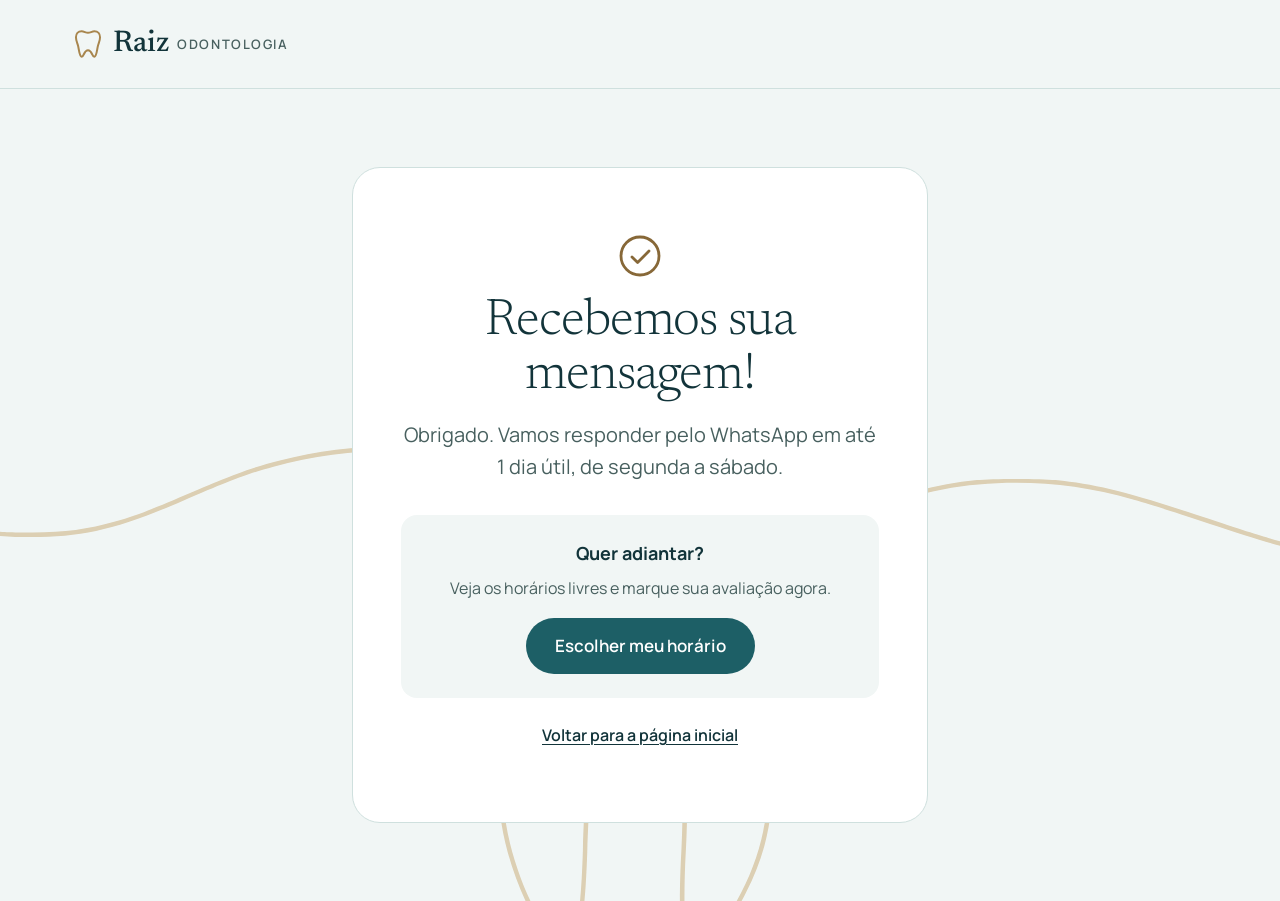
<file: obrigado.html>
<!DOCTYPE html>
<html lang="pt-BR">
<head>
  <meta charset="utf-8">
  <meta name="viewport" content="width=device-width, initial-scale=1">
  <title>Mensagem recebida | Raiz Odontologia</title>
  <meta name="description" content="Recebemos sua mensagem. A Raiz Odontologia responde pelo WhatsApp em até 1 dia útil.">
  <meta name="robots" content="noindex, nofollow">
  <meta name="theme-color" content="#F1F6F5">
  <link rel="icon" href="favicon.ico" sizes="32x32">
  <link rel="icon" href="favicon.svg" type="image/svg+xml">
  <link rel="preload" href="assets/fonts/newsreader-300.woff2" as="font" type="font/woff2" crossorigin>
  <link rel="stylesheet" href="css/reset.css">
  <link rel="stylesheet" href="css/variables.css">
  <link rel="stylesheet" href="css/style.css">
  <script src="js/config.js" defer></script>
  <script src="js/utils.js" defer></script>
  <script src="js/tracking.js" defer></script>
  <script src="js/obrigado.js" defer></script>
</head>
<body class="pagina-simples">
  <a class="pular" href="#conteudo">Pular para o conteúdo</a>
  <header class="topo topo--rolou">
    <div class="topo__interno">
      <a class="logo" href="index.html" aria-label="Raiz Odontologia, página inicial">
        <svg class="logo__dente" width="34" height="34" viewBox="0 0 24 24" fill="none" aria-hidden="true"><path d="M7.5 3C5 3 3.5 4.8 3.5 7.3c0 2.4 1 4 1.6 6.4.5 2.2.9 7.3 2.5 7.3 1.5 0 1.6-4.6 4.4-4.6s2.9 4.6 4.4 4.6c1.6 0 2-5.1 2.5-7.3.6-2.4 1.6-4 1.6-6.4C20.5 4.8 19 3 16.5 3c-1.8 0-2.8 1.1-4.5 1.1S9.3 3 7.5 3z"/></svg>
        <span class="logo__nome">Raiz</span>
        <span class="logo__tipo">Odontologia</span>
      </a>
    </div>
  </header>

  <main id="conteudo" class="obrigado" tabindex="-1">
    <img class="obrigado__traco" src="assets/img/linha-dente.svg" alt="" width="1755" height="588" aria-hidden="true">
    <div class="obrigado__cartao">
      <svg class="obrigado__icone" width="48" height="48" viewBox="0 0 24 24" fill="none" stroke="currentColor" stroke-width="1.4" stroke-linecap="round" stroke-linejoin="round" aria-hidden="true"><circle cx="12" cy="12" r="9.5"/><path d="M8 12.5l2.8 2.8L16.5 9.5"/></svg>
      <!-- ✏️ EDITÁVEL: título e texto do obrigado -->
      <h1 class="titulo-secao">Recebemos sua mensagem!</h1>
      <p class="obrigado__texto">Obrigado<span id="obrigado-nome"></span>. Vamos responder pelo WhatsApp em até 1 dia útil, de segunda a sábado.</p>
      <!-- ✏️ FIM -->
      <div class="obrigado__bloco">
        <h2>Quer adiantar?</h2>
        <p>Veja os horários livres e marque sua avaliação agora.</p>
        <a class="botao botao--principal botao--grande" href="index.html#agendar">Escolher meu horário</a>
      </div>
      <a class="obrigado__voltar" href="index.html">Voltar para a página inicial</a>
    </div>
  </main>
</body>
</html>
</file>
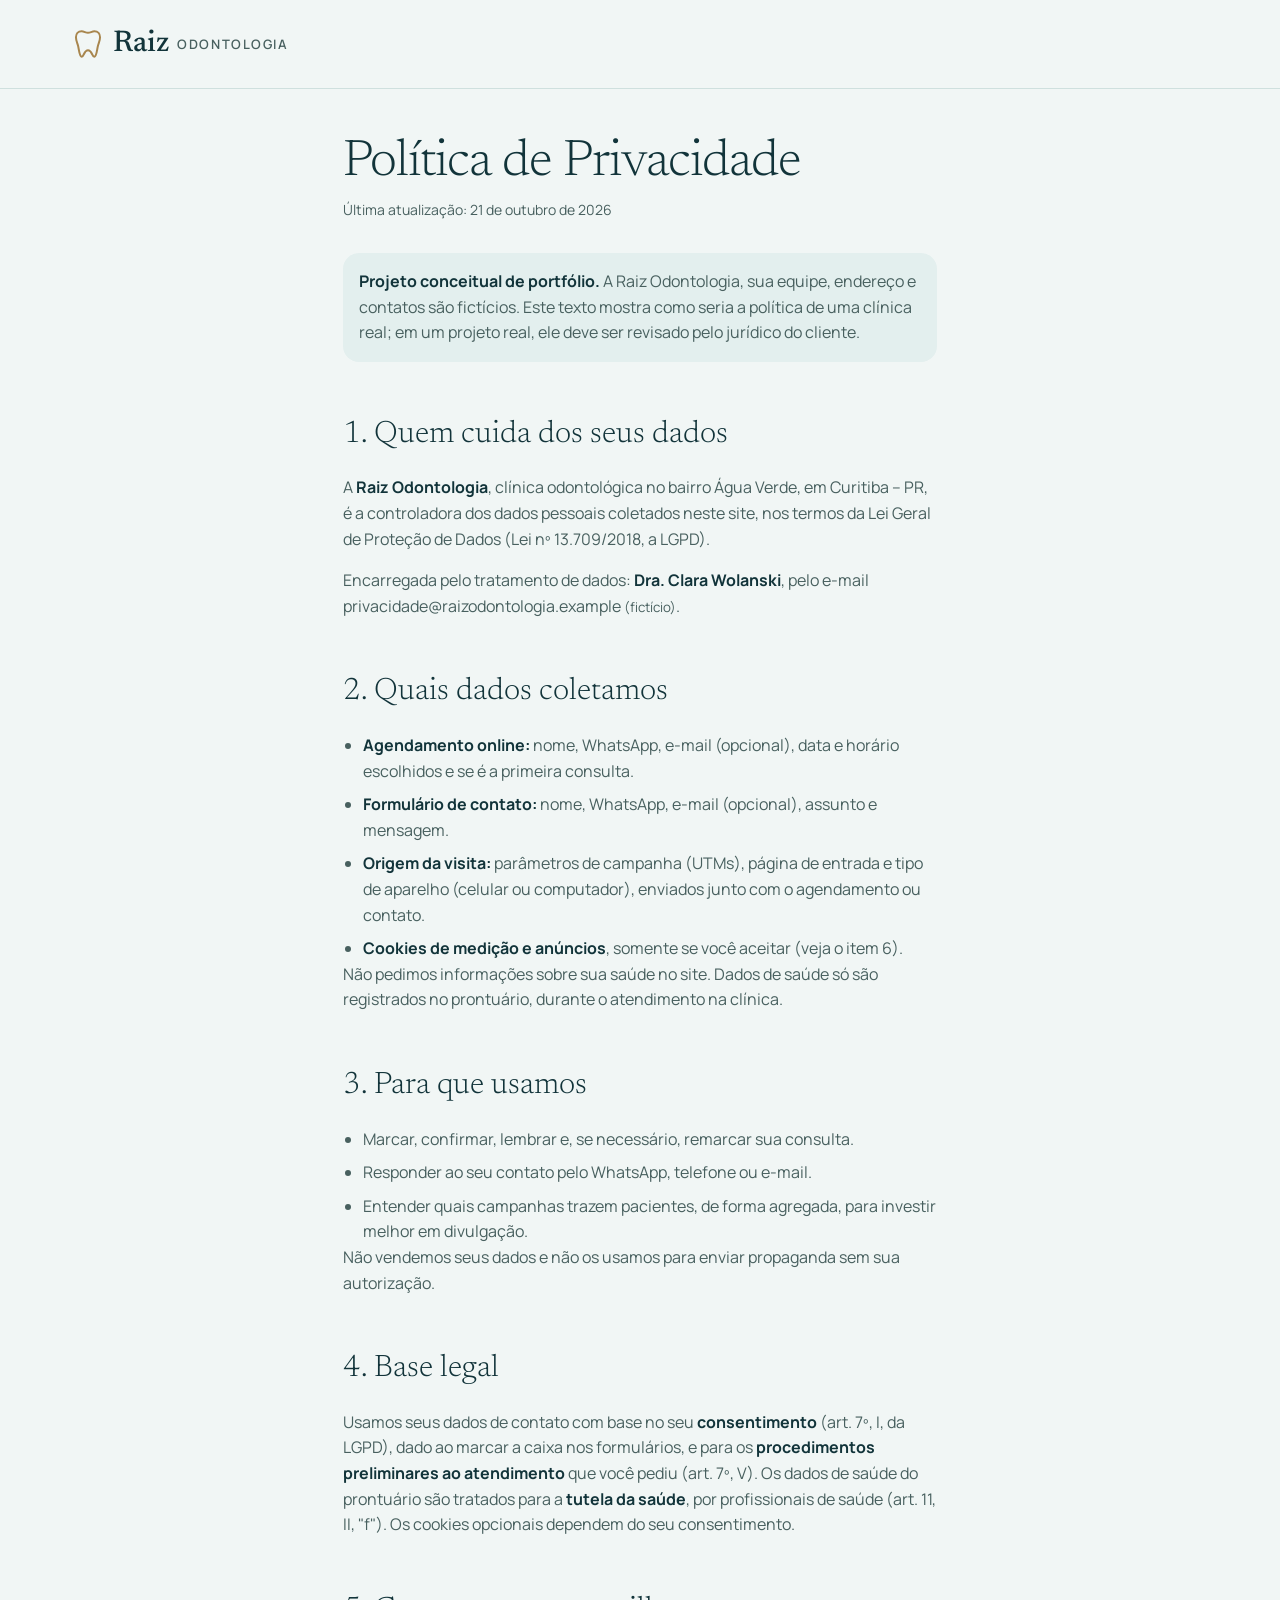
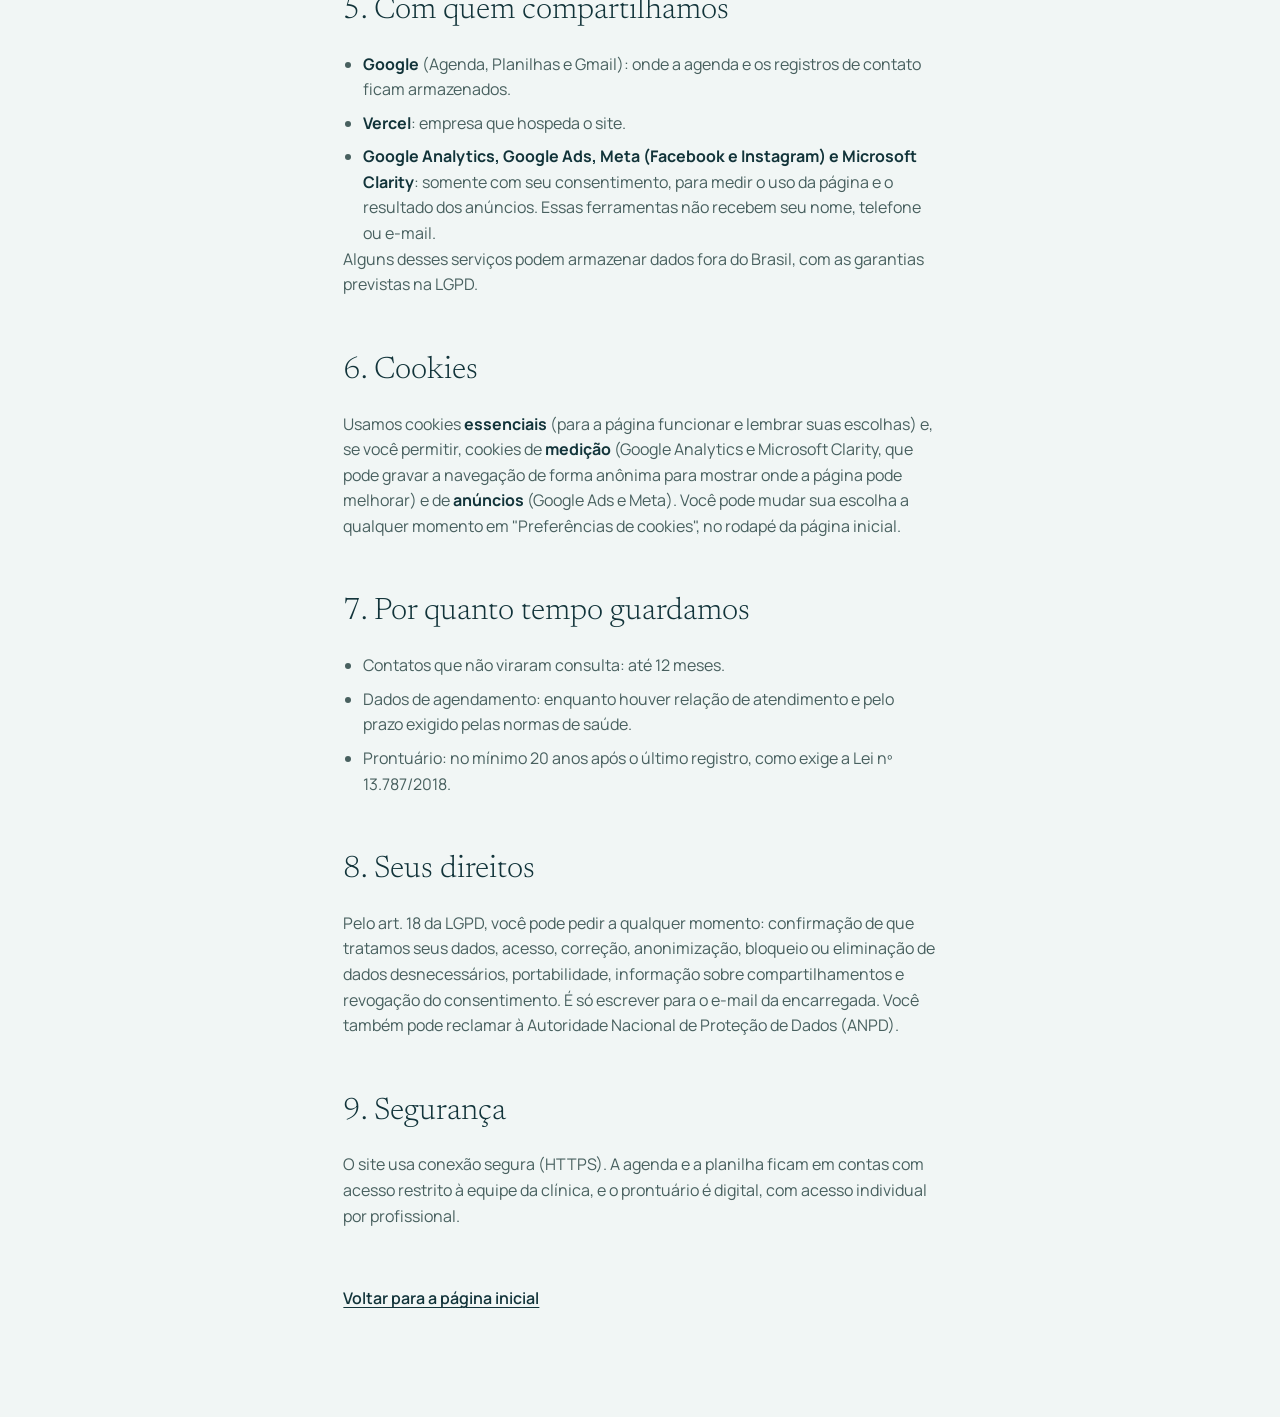
<file: politica-de-privacidade.html>
<!DOCTYPE html>
<html lang="pt-BR">
<head>
  <meta charset="utf-8">
  <meta name="viewport" content="width=device-width, initial-scale=1">
  <title>Política de Privacidade | Raiz Odontologia</title>
  <meta name="description" content="Como a Raiz Odontologia coleta, usa e protege seus dados pessoais, de acordo com a LGPD.">
  <meta name="robots" content="noindex, follow">
  <meta name="theme-color" content="#F1F6F5">
  <link rel="icon" href="favicon.ico" sizes="32x32">
  <link rel="icon" href="favicon.svg" type="image/svg+xml">
  <link rel="preload" href="assets/fonts/newsreader-300.woff2" as="font" type="font/woff2" crossorigin>
  <link rel="stylesheet" href="css/reset.css">
  <link rel="stylesheet" href="css/variables.css">
  <link rel="stylesheet" href="css/style.css">
</head>
<body class="pagina-simples">
  <a class="pular" href="#conteudo">Pular para o conteúdo</a>
  <header class="topo topo--rolou">
    <div class="topo__interno">
      <a class="logo" href="index.html" aria-label="Raiz Odontologia, página inicial">
        <svg class="logo__dente" width="34" height="34" viewBox="0 0 24 24" fill="none" aria-hidden="true"><path d="M7.5 3C5 3 3.5 4.8 3.5 7.3c0 2.4 1 4 1.6 6.4.5 2.2.9 7.3 2.5 7.3 1.5 0 1.6-4.6 4.4-4.6s2.9 4.6 4.4 4.6c1.6 0 2-5.1 2.5-7.3.6-2.4 1.6-4 1.6-6.4C20.5 4.8 19 3 16.5 3c-1.8 0-2.8 1.1-4.5 1.1S9.3 3 7.5 3z"/></svg>
        <span class="logo__nome">Raiz</span>
        <span class="logo__tipo">Odontologia</span>
      </a>
    </div>
  </header>

  <main id="conteudo" class="politica" tabindex="-1">
    <h1 class="titulo-secao">Política de Privacidade</h1>
    <p class="politica__data">Última atualização: 21 de outubro de 2026</p>

    <p class="politica__aviso"><strong>Projeto conceitual de portfólio.</strong> A Raiz Odontologia, sua equipe, endereço e contatos são fictícios. Este texto mostra como seria a política de uma clínica real; em um projeto real, ele deve ser revisado pelo jurídico do cliente.</p>

    <!-- ✏️ EDITÁVEL: texto da política (revise com o jurídico da clínica) -->
    <h2>1. Quem cuida dos seus dados</h2>
    <p>A <strong>Raiz Odontologia</strong>, clínica odontológica no bairro Água Verde, em Curitiba – PR, é a controladora dos dados pessoais coletados neste site, nos termos da Lei Geral de Proteção de Dados (Lei nº 13.709/2018, a LGPD).</p>
    <p>Encarregada pelo tratamento de dados: <strong>Dra. Clara Wolanski</strong>, pelo e-mail privacidade@raizodontologia.example <small>(fictício)</small>.</p>

    <h2>2. Quais dados coletamos</h2>
    <ul>
      <li><strong>Agendamento online:</strong> nome, WhatsApp, e-mail (opcional), data e horário escolhidos e se é a primeira consulta.</li>
      <li><strong>Formulário de contato:</strong> nome, WhatsApp, e-mail (opcional), assunto e mensagem.</li>
      <li><strong>Origem da visita:</strong> parâmetros de campanha (UTMs), página de entrada e tipo de aparelho (celular ou computador), enviados junto com o agendamento ou contato.</li>
      <li><strong>Cookies de medição e anúncios</strong>, somente se você aceitar (veja o item 6).</li>
    </ul>
    <p>Não pedimos informações sobre sua saúde no site. Dados de saúde só são registrados no prontuário, durante o atendimento na clínica.</p>

    <h2>3. Para que usamos</h2>
    <ul>
      <li>Marcar, confirmar, lembrar e, se necessário, remarcar sua consulta.</li>
      <li>Responder ao seu contato pelo WhatsApp, telefone ou e-mail.</li>
      <li>Entender quais campanhas trazem pacientes, de forma agregada, para investir melhor em divulgação.</li>
    </ul>
    <p>Não vendemos seus dados e não os usamos para enviar propaganda sem sua autorização.</p>

    <h2>4. Base legal</h2>
    <p>Usamos seus dados de contato com base no seu <strong>consentimento</strong> (art. 7º, I, da LGPD), dado ao marcar a caixa nos formulários, e para os <strong>procedimentos preliminares ao atendimento</strong> que você pediu (art. 7º, V). Os dados de saúde do prontuário são tratados para a <strong>tutela da saúde</strong>, por profissionais de saúde (art. 11, II, "f"). Os cookies opcionais dependem do seu consentimento.</p>

    <h2>5. Com quem compartilhamos</h2>
    <ul>
      <li><strong>Google</strong> (Agenda, Planilhas e Gmail): onde a agenda e os registros de contato ficam armazenados.</li>
      <li><strong>Vercel</strong>: empresa que hospeda o site.</li>
      <li><strong>Google Analytics, Google Ads, Meta (Facebook e Instagram) e Microsoft Clarity</strong>: somente com seu consentimento, para medir o uso da página e o resultado dos anúncios. Essas ferramentas não recebem seu nome, telefone ou e-mail.</li>
    </ul>
    <p>Alguns desses serviços podem armazenar dados fora do Brasil, com as garantias previstas na LGPD.</p>

    <h2>6. Cookies</h2>
    <p>Usamos cookies <strong>essenciais</strong> (para a página funcionar e lembrar suas escolhas) e, se você permitir, cookies de <strong>medição</strong> (Google Analytics e Microsoft Clarity, que pode gravar a navegação de forma anônima para mostrar onde a página pode melhorar) e de <strong>anúncios</strong> (Google Ads e Meta). Você pode mudar sua escolha a qualquer momento em "Preferências de cookies", no rodapé da página inicial.</p>

    <h2>7. Por quanto tempo guardamos</h2>
    <ul>
      <li>Contatos que não viraram consulta: até 12 meses.</li>
      <li>Dados de agendamento: enquanto houver relação de atendimento e pelo prazo exigido pelas normas de saúde.</li>
      <li>Prontuário: no mínimo 20 anos após o último registro, como exige a Lei nº 13.787/2018.</li>
    </ul>

    <h2>8. Seus direitos</h2>
    <p>Pelo art. 18 da LGPD, você pode pedir a qualquer momento: confirmação de que tratamos seus dados, acesso, correção, anonimização, bloqueio ou eliminação de dados desnecessários, portabilidade, informação sobre compartilhamentos e revogação do consentimento. É só escrever para o e-mail da encarregada. Você também pode reclamar à Autoridade Nacional de Proteção de Dados (ANPD).</p>

    <h2>9. Segurança</h2>
    <p>O site usa conexão segura (HTTPS). A agenda e a planilha ficam em contas com acesso restrito à equipe da clínica, e o prontuário é digital, com acesso individual por profissional.</p>
    <!-- ✏️ FIM -->

    <a class="politica__voltar" href="index.html">Voltar para a página inicial</a>
  </main>
</body>
</html>
</file>
<file: css/variables.css>
/* ==========================================================================
   Raiz Odontologia — tokens de identidade visual
   Todas as cores, fontes, espaçamentos e raios da página vêm daqui.
   Para mudar uma cor no site inteiro, altere só o valor abaixo.
   Contrastes calculados (WCAG) estão em docs/identidade-visual.md.
   ========================================================================== */

/* ---------- Fontes servidas pelo próprio site (.woff2) ---------- */
@font-face {
  font-family: "Newsreader";
  src: url("../assets/fonts/newsreader-300.woff2") format("woff2");
  font-weight: 300;
  font-style: normal;
  font-display: swap;
}
@font-face {
  font-family: "Newsreader";
  src: url("../assets/fonts/newsreader-300-italic.woff2") format("woff2");
  font-weight: 300;
  font-style: italic;
  font-display: swap;
}
@font-face {
  font-family: "Newsreader";
  src: url("../assets/fonts/newsreader-500.woff2") format("woff2");
  font-weight: 500;
  font-style: normal;
  font-display: swap;
}
@font-face {
  font-family: "Manrope";
  src: url("../assets/fonts/manrope-variable.woff2") format("woff2");
  font-weight: 400 700;
  font-style: normal;
  font-display: swap;
}

:root {
  /* ---------- Cores ---------- */
  --cor-petroleo-profundo: #12343A; /* texto principal, faixa de aviso, rodapé */
  --cor-petroleo-noite:    #0B2529; /* estado "passar o mouse" dos botões escuros */
  --cor-petroleo:          #1D5F66; /* RESERVADA: só para o botão principal (agendar) */
  --cor-musgo:             #48605F; /* texto secundário, legendas */
  --cor-nevoa:             #F1F6F5; /* fundo da página */
  --cor-agua:              #E3EFEE; /* superfícies suaves, ícones em círculo */
  --cor-latao:             #876838; /* destaque em texto: "raiz", rótulos, ícones */
  --cor-latao-claro:       #C9B48A; /* decorativo: anel da foto */
  --cor-latao-traco:       #DCCFB3; /* decorativo: traço do dente no fundo */
  --cor-latao-logo:        #A8864E; /* contorno do dente no logo */
  --cor-branco:            #FFFFFF; /* cartões, texto sobre o botão */
  --cor-linha:             #CFE0DE; /* divisórias e bordas */
  --cor-nevoa-escura:      #B8CBC9; /* texto secundário sobre fundo escuro (7,87:1 sobre Petróleo profundo) */
  --cor-borda-campo:       #7A918F; /* borda dos campos de formulário (3,35:1 sobre branco) */
  --cor-erro:              #A3352B; /* mensagens de erro (6,77:1 sobre branco · 6,2:1 sobre Névoa) */

  /* Atalhos semânticos (use estes no style.css) */
  --fundo:            var(--cor-nevoa);
  --superficie:       var(--cor-branco);
  --texto:            var(--cor-petroleo-profundo);
  --texto-suave:      var(--cor-musgo);
  --destaque:         var(--cor-latao);
  --botao-principal:  var(--cor-petroleo);
  --botao-texto:      var(--cor-branco);
  --foco:             var(--cor-latao);

  /* ---------- Tipografia ---------- */
  --fonte-titulo: "Newsreader", Georgia, "Times New Roman", serif;
  --fonte-texto:  "Manrope", system-ui, -apple-system, "Segoe UI", sans-serif;

  /* Escala fluida: celular (375px) → computador (1440px) */
  --texto-h1:   clamp(2.75rem, 1.78rem + 4.13vw, 5rem);     /* 44px → 80px */
  --texto-h2:   clamp(2rem, 1.49rem + 2.16vw, 3.25rem);     /* 32px → 52px */
  --texto-h3:   clamp(1.25rem, 1.11rem + 0.6vw, 1.625rem);  /* 20px → 26px */
  --texto-lead: clamp(1rem, 0.89rem + 0.47vw, 1.25rem);     /* 16px → 20px */
  --texto-base: 1rem;                                        /* 16px */
  --texto-pequeno: 0.875rem;                                 /* 14px */
  --texto-rotulo:  0.8125rem;                                /* 13px, caixa alta */

  --peso-titulo: 300;
  --peso-logo:   500;
  --altura-linha-titulo: 1.04;
  --altura-linha-texto:  1.6;
  --espacamento-rotulo:  0.12em;

  /* ---------- Espaçamento (base 8px) ---------- */
  --esp-1: 0.25rem;  /* 4  */
  --esp-2: 0.5rem;   /* 8  */
  --esp-3: 1rem;     /* 16 */
  --esp-4: 1.5rem;   /* 24 */
  --esp-5: 2rem;     /* 32 */
  --esp-6: 3rem;     /* 48 */
  --esp-7: 4rem;     /* 64 */
  --esp-8: 6rem;     /* 96 */
  --margem-lateral: clamp(1.25rem, -0.1rem + 5.7vw, 5rem); /* 20px → 80px */
  --largura-max: 80rem; /* 1280px de conteúdo */
  --secao-espaco: clamp(4rem, 2.6rem + 6vw, 8rem);

  /* ---------- Formas ---------- */
  --raio-pilula: 999px; /* botões */
  --raio-cartao: 1rem;  /* 16px */
  --raio-grande: 1.75rem; /* 28px, blocos e fotos retangulares */
  --sombra-cartao: 0 12px 32px rgb(18 52 58 / 0.14);
  --borda: 1px solid var(--cor-linha);
  --traco-anel: 1.5px solid var(--cor-latao-claro);

  /* ---------- Toque e movimento ---------- */
  --alvo-toque: 44px;
  --duracao: 200ms;
  --curva: cubic-bezier(0.2, 0.7, 0.2, 1);
  --curva-suave: cubic-bezier(0.22, 1, 0.36, 1); /* desacelera devagar no fim: animações ao rolar, FAQ e janelas */
}
</file>
<file: css/style.css>
/* ==========================================================================
   Raiz Odontologia — estilos da página
   Celular primeiro: as regras base valem para 320–767px; as @media ampliam.
   Cores, fontes e medidas vêm de variables.css (não use valores soltos aqui).
   ========================================================================== */

/* ---------- Base ---------- */
html { scroll-behavior: smooth; scroll-padding-top: 88px; }
@media (prefers-reduced-motion: reduce) { html { scroll-behavior: auto; } }

/* Rede de segurança: nada pode criar rolagem lateral. "clip" não quebra o topo fixo (sticky). */
html { overflow-x: hidden; }
@supports (overflow-x: clip) { html { overflow-x: clip; } }

body {
  background: var(--fundo);
  color: var(--texto);
  font-family: var(--fonte-texto);
  font-size: var(--texto-base);
  line-height: var(--altura-linha-texto);
}

a { color: var(--texto); text-underline-offset: 0.2em; text-decoration-thickness: 1px; }
@media (hover: hover) and (pointer: fine) { a:hover { text-decoration-thickness: 2px; } }

:focus-visible { outline: 3px solid var(--foco); outline-offset: 3px; border-radius: 4px; }
main:focus, section:focus, [tabindex="-1"]:focus { outline: none; }

.visualmente-oculto {
  position: absolute !important; width: 1px; height: 1px; padding: 0; margin: -1px;
  overflow: hidden; clip: rect(0 0 0 0); white-space: nowrap; border: 0;
}

.so-celular { display: inline; }
.so-largo { display: none; }
@media (min-width: 768px) { .so-celular { display: none; } .so-largo { display: inline; } }

.pular {
  position: absolute; left: var(--esp-3); top: 0; z-index: 100;
  transform: translateY(-150%); /* escondido acima da tela, com qualquer tamanho de fonte */
  background: var(--texto); color: var(--cor-branco); padding: var(--esp-2) var(--esp-3);
  border-radius: var(--raio-cartao); font-weight: 600;
}
.pular:focus { top: var(--esp-3); transform: none; }

/* ---------- Tipografia ---------- */
.titulo-secao, .hero__titulo {
  font-family: var(--fonte-titulo);
  font-weight: var(--peso-titulo);
  line-height: var(--altura-linha-titulo);
  letter-spacing: -0.02em;
}
.titulo-secao { font-size: var(--texto-h2); }
.titulo-secao em, .hero__titulo em { color: var(--destaque); }

.rotulo {
  font-size: var(--texto-rotulo);
  font-weight: 700;
  letter-spacing: var(--espacamento-rotulo);
  text-transform: uppercase;
  color: var(--destaque);
}

/* ---------- Botões ---------- */
.botao {
  display: inline-flex; align-items: center; justify-content: center; gap: var(--esp-2);
  min-height: var(--alvo-toque);
  padding: 0.75rem 1.5rem;
  border: 1.5px solid transparent;
  border-radius: var(--raio-pilula);
  font-weight: 600; font-size: 1rem; line-height: 1.2; text-align: center;
  text-decoration: none;
  transition: background-color var(--duracao) var(--curva), border-color var(--duracao) var(--curva), transform var(--duracao) var(--curva);
}
.botao--principal { background: var(--botao-principal); color: var(--botao-texto); }
.botao--secundario { background: transparent; color: var(--texto); border-color: var(--texto); }
.botao--escuro { background: var(--cor-petroleo-profundo); color: var(--cor-branco); }
.botao--claro { color: var(--cor-nevoa); border-color: var(--cor-latao-traco); }
.botao--grande { min-height: 56px; padding: 1rem 1.75rem; font-size: 1.0625rem; }
.botao--compacto { min-height: var(--alvo-toque); padding: 0.5rem 1.25rem; font-size: 0.9375rem; }
.botao--largo { width: 100%; }
.botao[disabled] { opacity: 0.6; cursor: progress; }

@media (hover: hover) and (pointer: fine) {
  .botao--principal:hover { background: var(--cor-petroleo-profundo); }
  .botao--secundario:hover { background: var(--cor-agua); }
  .botao--escuro:hover { background: var(--cor-petroleo-noite); }
  .botao--claro:hover { background: rgb(255 255 255 / 0.08); }
  .botao:hover svg { transform: translateX(2px); }
  .botao svg { transition: transform var(--duracao) var(--curva); }
}

.link-acao {
  background: none; border: 0; padding: 0.5rem 0.25rem; min-height: var(--alvo-toque);
  color: var(--texto); font-weight: 600; text-decoration: underline; text-underline-offset: 0.2em;
}
.link-acao--claro { color: var(--cor-nevoa); font-weight: 500; padding-inline: 0; } /* alinhado aos outros links do rodapé */

.botao-icone {
  width: var(--alvo-toque); height: var(--alvo-toque);
  display: inline-flex; align-items: center; justify-content: center;
  border: 1px solid var(--cor-linha); border-radius: 50%; background: var(--cor-branco); color: var(--texto);
}
.botao-icone[disabled] { opacity: 0.4; cursor: not-allowed; }

/* ---------- Aviso de projeto conceitual ---------- */
.aviso-conceitual {
  display: flex; align-items: center; justify-content: center; gap: var(--esp-3);
  padding: var(--esp-2) var(--margem-lateral);
  background: var(--cor-petroleo-profundo); color: var(--cor-nevoa);
  font-size: 0.8125rem; line-height: 1.4;
}
.aviso-fechado .aviso-conceitual { display: none; }
.aviso-conceitual__fechar {
  flex-shrink: 0; min-height: 32px; padding: 0.25rem 0.875rem;
  background: transparent; color: inherit; font-size: 0.8125rem;
  border: 1px solid rgb(241 246 245 / 0.55); border-radius: var(--raio-pilula);
}
.aviso-conceitual__fechar:focus-visible { outline-color: var(--cor-latao-traco); }

/* ---------- Topo e menu ---------- */
.topo {
  position: sticky; top: 0; z-index: 50;
  background: rgb(241 246 245 / 0.94);
  backdrop-filter: blur(8px);
  border-bottom: 1px solid transparent;
  transition: border-color var(--duracao) var(--curva);
}
.topo--rolou { border-bottom-color: var(--cor-linha); }
.topo__interno {
  max-width: calc(var(--largura-max) + 2 * var(--margem-lateral));
  margin-inline: auto; padding: 0 var(--margem-lateral);
  min-height: 64px; display: flex; align-items: center; justify-content: space-between; gap: var(--esp-4);
}

.logo { display: inline-flex; flex-wrap: wrap; align-items: center; gap: 0 0.5rem; min-width: 0; text-decoration: none; color: var(--texto); } /* com fonte muito grande, "Odontologia" desce de linha em vez de empurrar o menu para fora */
.logo__dente { width: 28px; height: 28px; stroke: var(--cor-latao-logo); stroke-width: 1.4; stroke-linejoin: round; }
.logo__nome { font-family: var(--fonte-titulo); font-weight: var(--peso-logo); font-size: 1.5625rem; line-height: 1; }
.logo__tipo { font-size: 0.6875rem; font-weight: 600; letter-spacing: var(--espacamento-rotulo); text-transform: uppercase; color: var(--texto-suave); }
.logo--claro { color: var(--cor-nevoa); }
.logo--claro .logo__tipo { color: var(--cor-latao-traco); }
.logo--claro .logo__dente { stroke: var(--cor-latao-traco); }

.menu-botao {
  width: var(--alvo-toque); height: var(--alvo-toque);
  display: inline-flex; align-items: center; justify-content: center;
  background: transparent; border: 1px solid var(--cor-linha); border-radius: 12px; color: var(--texto);
}

/* Menu no celular: gaveta abaixo do topo */
.menu {
  position: absolute; left: 0; right: 0; top: 100%;
  background: var(--fundo); border-bottom: 1px solid var(--cor-linha);
  padding: var(--esp-3) var(--margem-lateral) var(--esp-5);
  display: none;
}
.menu--aberto { display: block; }
.menu__lista { display: flex; flex-direction: column; margin-bottom: var(--esp-4); }
.menu__lista a {
  display: flex; align-items: center; min-height: 52px;
  font-weight: 600; text-decoration: none; border-bottom: 1px solid var(--cor-linha);
}
.menu .botao { width: 100%; }

@media (min-width: 1024px) {
  .topo__interno { min-height: 88px; }
  .logo__dente { width: 34px; height: 34px; }
  .logo__nome { font-size: 1.875rem; }
  .logo__tipo { font-size: 0.8125rem; }
}
/* Menu completo só a partir de 1200px: abaixo disso os 5 links + botão não cabem numa linha */
@media (min-width: 1200px) {
  .menu-botao { display: none; }
  .menu {
    position: static; display: flex; flex-wrap: wrap; justify-content: flex-end; align-items: center; gap: var(--esp-2) var(--esp-6); /* quebra de linha só com fonte muito grande */
    background: none; border: 0; padding: 0;
  }
  .menu__lista { flex-direction: row; flex-wrap: wrap; justify-content: flex-end; gap: 0 2.25rem; margin: 0; }
  .menu__lista a { min-height: var(--alvo-toque); border: 0; font-size: 0.9375rem; white-space: nowrap; }
  .menu .botao { width: auto; white-space: nowrap; }
}

/* ---------- Hero ---------- */
.hero { position: relative; overflow: hidden; isolation: isolate; }

/* Traço contínuo do dente: fica atrás do texto e da foto.
   Celular: mais largo que a tela e com o dente centralizado.
   Computador (≥1024px): 113% da largura, alinhado à esquerda (posição do canvas). */
.hero__traco {
  position: absolute; z-index: -1; pointer-events: none;
  color: var(--cor-latao-traco);
  width: 203vw; max-width: none; height: auto; aspect-ratio: 1755 / 588;
  left: calc(50% - 203vw * 0.508);
  top: clamp(200px, 61vw, 300px);
}

.hero__interno {
  max-width: calc(var(--largura-max) + 2 * var(--margem-lateral));
  margin-inline: auto;
  padding: var(--esp-4) var(--margem-lateral) var(--esp-7);
  display: grid; gap: var(--esp-6);
}
.hero__texto { display: flex; flex-direction: column; gap: var(--esp-3); min-width: 0; }
.hero__titulo { font-size: var(--texto-h1); letter-spacing: -0.015em; }
.hero__subtitulo { font-size: var(--texto-lead); color: var(--texto-suave); max-width: 35rem; }
.hero__acoes { display: flex; flex-direction: column; align-items: stretch; gap: var(--esp-2); margin-top: var(--esp-2); }

.link-whatsapp {
  display: inline-flex; align-items: center; justify-content: center; gap: var(--esp-2);
  min-height: var(--alvo-toque); font-weight: 600;
}
.link-whatsapp svg { color: var(--destaque); flex-shrink: 0; }

.info-lista {
  display: flex; flex-direction: column; gap: 0.625rem;
  margin-top: var(--esp-3); padding-top: var(--esp-4);
  border-top: var(--borda); color: var(--texto-suave); font-size: var(--texto-pequeno);
}
.info-lista__item { display: flex; align-items: center; gap: var(--esp-2); }
.info-lista__item svg { color: var(--destaque); flex-shrink: 0; }

/* Foto circular com anel dourado e cartão da responsável técnica */
.hero__foto {
  position: relative; justify-self: center;
  width: min(280px, 100%);
  padding-bottom: 56px; /* espaço para o cartão */
}
.hero__imagem { width: 100%; aspect-ratio: 1; height: auto; object-fit: cover; border-radius: 50%; position: relative; }
.hero__anel {
  position: absolute; inset: 0 0 56px 0; border-radius: 50%;
  border: var(--traco-anel);
  transform: translate(10px, 10px) scale(1.06);
}
.cartao-rt {
  position: absolute; left: 50%; bottom: 0; transform: translateX(-50%);
  width: max-content; max-width: calc(100vw - 2 * var(--margem-lateral));
  display: flex; align-items: center; gap: 0.75rem;
  background: var(--superficie); border-radius: var(--raio-cartao);
  padding: 0.625rem 1rem 0.625rem 0.625rem; box-shadow: var(--sombra-cartao);
}
.cartao-rt__icone {
  width: 44px; height: 44px; border-radius: 50%; flex-shrink: 0;
  display: flex; align-items: center; justify-content: center;
  background: var(--cor-agua); color: var(--destaque);
}
.cartao-rt__texto { display: flex; flex-direction: column; font-size: 0.75rem; color: var(--texto-suave); line-height: 1.35; }
.cartao-rt__texto strong { font-size: 0.875rem; color: var(--texto); }

@media (min-width: 480px) {
  .hero__acoes { flex-direction: row; flex-wrap: wrap; align-items: center; gap: var(--esp-3) var(--esp-5); }
  .info-lista { flex-direction: row; flex-wrap: wrap; gap: var(--esp-2) var(--esp-5); }
}

@media (min-width: 768px) {
  .hero__foto { width: 400px; }
  .hero__traco { width: 150vw; left: calc(50% - 150vw * 0.508); top: clamp(240px, 32vw, 340px); }
}

@media (min-width: 1024px) {
  .hero__traco { width: 113.2vw; left: 0; top: 17vw; }
  .hero__interno {
    grid-template-columns: minmax(0, 1.12fr) minmax(0, 1fr);
    align-items: center; gap: var(--esp-7);
    padding-top: var(--esp-5); padding-bottom: var(--esp-7);
  }
  .hero__texto { gap: 1.625rem; }
  .hero__titulo { font-size: clamp(3.5rem, 1rem + 4.45vw, 5rem); }
  .hero__foto { width: min(560px, 100%); padding-bottom: 0; }
  .hero__anel { inset: 0; transform: translate(18px, 18px) scale(1.07); }
  .cartao-rt {
    left: -20px; bottom: 12%; transform: none; max-width: none;
    padding: 0.75rem 1.125rem 0.75rem 0.75rem;
  }
  .cartao-rt__icone { width: 48px; height: 48px; }
  .cartao-rt__texto { font-size: 0.8125rem; }
  .cartao-rt__texto strong { font-size: 0.9375rem; }
}

/* Telas largas (≥1280px): o traço tem tamanho fixo (485px de altura) para o dente caber inteiro;
   o hero tem altura mínima de 254 + 485 + 24 de folga, e as pontas da onda somem nas laterais. */
@media (min-width: 1280px) {
  .hero { min-height: 763px; }
  .hero__traco {
    height: 485px; width: auto;
    top: 254px;
    left: calc(57.5% - 736px); /* 736px = posição do dente dentro do desenho (50,8% de 1448px) */
    -webkit-mask-image: linear-gradient(to right, transparent, #000 8%, #000 92%, transparent);
            mask-image: linear-gradient(to right, transparent, #000 8%, #000 92%, transparent);
  }
}

/* ---------- Seções (estrutura comum) ---------- */
.secao { padding-block: var(--secao-espaco); }
.secao__interno { max-width: calc(var(--largura-max) + 2 * var(--margem-lateral)); margin-inline: auto; padding-inline: var(--margem-lateral); }
.secao__cabecalho { max-width: 46rem; margin-bottom: var(--esp-6); display: grid; gap: var(--esp-3); }
.secao__cabecalho--centro { margin-inline: auto; text-align: center; }
.secao__apoio { font-size: var(--texto-lead); color: var(--texto-suave); }

/* ---------- 2. Cuidado ---------- */
.cuidado { background: var(--superficie); }
.cuidado__grade { display: grid; grid-template-columns: minmax(0, 1fr); gap: var(--esp-6); } /* minmax(0,…): texto grande quebra a linha em vez de alargar a coluna */
.cuidado__texto { display: grid; gap: var(--esp-3); color: var(--texto-suave); max-width: 36rem; }
.cuidado__texto .titulo-secao { color: var(--texto); margin-bottom: var(--esp-2); }
.destaque-texto { font-family: var(--fonte-titulo); font-weight: var(--peso-titulo); font-size: var(--texto-h3); color: var(--texto); line-height: 1.35; }
.cuidado__lista-bloco {
  background: var(--fundo); border-radius: var(--raio-grande);
  padding: var(--esp-5) var(--esp-4); display: grid; gap: var(--esp-4); align-content: start;
}
.cuidado__lista-titulo { font-size: 1.125rem; font-weight: 700; }
.lista-check { display: grid; gap: var(--esp-3); }
.lista-check li { position: relative; padding-left: 2rem; }
.lista-check li::before {
  content: ""; position: absolute; left: 0; top: 0.2em; width: 1.25rem; height: 1.25rem;
  border-radius: 50%; background: var(--cor-agua);
}
.lista-check li::after {
  content: ""; position: absolute; left: 0.42rem; top: 0.42em; width: 0.42rem; height: 0.7rem;
  border: solid var(--destaque); border-width: 0 2px 2px 0; transform: rotate(45deg);
}
@media (min-width: 1024px) {
  .cuidado__grade { grid-template-columns: minmax(0, 1.1fr) minmax(0, 1fr); gap: var(--esp-8); align-items: center; }
  .cuidado__lista-bloco { padding: var(--esp-6); }
}

/* ---------- 3. Tratamentos ---------- */
.tratamentos__lista { display: grid; gap: 0; }
.tratamento {
  display: grid; grid-template-columns: auto 1fr; column-gap: var(--esp-3); row-gap: var(--esp-1);
  padding: var(--esp-4) 0; border-top: var(--borda); min-width: 0;
}
.tratamento__icone { grid-row: span 2; width: 28px; height: 28px; color: var(--destaque); margin-top: 2px; }
.tratamento__titulo { font-size: 1.125rem; font-weight: 700; line-height: 1.3; }
.tratamento p { color: var(--texto-suave); font-size: 0.9375rem; }
.tratamentos__rodape {
  display: grid; gap: var(--esp-4); justify-items: start;
  margin-top: var(--esp-6); padding-top: var(--esp-5); border-top: var(--borda);
}
.tratamentos__rodape p { font-family: var(--fonte-titulo); font-weight: var(--peso-titulo); font-size: var(--texto-h3); line-height: 1.35; }
/* Celular e tablet: botões de agendar de Tratamentos e Como funciona centralizados (o texto continua à esquerda) */
@media (max-width: 1023px) {
  .tratamentos__rodape .botao,
  .como-funciona__cabecalho .botao { justify-self: center; }
}
@media (min-width: 640px) {
  .tratamentos__lista { grid-template-columns: repeat(2, minmax(0, 1fr)); column-gap: var(--esp-5); }
}
@media (min-width: 1024px) {
  .tratamentos__lista { grid-template-columns: repeat(4, minmax(0, 1fr)); column-gap: var(--esp-5); }
  .tratamento { grid-template-columns: 1fr; row-gap: var(--esp-2); padding: var(--esp-5) 0; }
  .tratamento__icone { grid-row: auto; margin-bottom: var(--esp-2); }
  .tratamentos__rodape { grid-template-columns: 1fr auto; align-items: center; }
}

/* ---------- 4. A clínica ---------- */
.clinica { background: var(--superficie); }
.clinica__grade { display: grid; gap: var(--esp-6); align-items: center; }
.clinica__foto img { width: 100%; height: auto; aspect-ratio: 4 / 5; object-fit: cover; object-position: 30% 35%; border-radius: var(--raio-grande); }
.clinica__texto { display: grid; gap: var(--esp-3); color: var(--texto-suave); }
.clinica__texto .titulo-secao { color: var(--texto); margin-bottom: var(--esp-2); }
.destaques { display: grid; grid-template-columns: repeat(2, minmax(0, 1fr)); gap: var(--esp-4); margin-top: var(--esp-4); }
.destaques div { border-top: var(--borda); padding-top: var(--esp-3); }
.destaques dt { font-family: var(--fonte-titulo); font-weight: var(--peso-titulo); font-size: clamp(1.75rem, 1.4rem + 1.5vw, 2.5rem); line-height: 1.1; color: var(--texto); }
.destaques dd { margin: var(--esp-1) 0 0; font-size: var(--texto-pequeno); }

.equipe { margin-top: var(--esp-8); }
.equipe__titulo { font-family: var(--fonte-titulo); font-weight: var(--peso-titulo); font-size: clamp(1.5rem, 1.2rem + 1.2vw, 2.25rem); margin-bottom: var(--esp-5); }
.equipe__lista { display: grid; gap: var(--esp-5); }
.pessoa { display: grid; grid-template-columns: auto 1fr; gap: var(--esp-3); align-items: start; }
.pessoa__inicial {
  width: 56px; height: 56px; border-radius: 50%;
  display: flex; align-items: center; justify-content: center;
  background: var(--cor-agua); color: var(--texto);
  font-family: var(--fonte-titulo); font-size: 1.25rem; font-weight: var(--peso-logo);
  box-shadow: 0 0 0 1.5px var(--cor-latao-claro), 0 0 0 5px var(--superficie), 0 0 0 6px var(--cor-linha);
}
.pessoa__nome { font-size: 1.0625rem; font-weight: 700; }
.pessoa__area { font-size: var(--texto-pequeno); color: var(--texto-suave); margin-top: 2px; }
.pessoa__frase { margin-top: var(--esp-3); font-family: var(--fonte-titulo); font-style: italic; font-size: 1.0625rem; line-height: 1.45; color: var(--texto); }
@media (min-width: 768px) {
  .equipe__lista { grid-template-columns: repeat(3, minmax(0, 1fr)); gap: var(--esp-5); }
  .pessoa { grid-template-columns: 1fr; }
}
@media (min-width: 1024px) {
  .clinica__grade { grid-template-columns: minmax(0, 0.85fr) minmax(0, 1fr); gap: var(--esp-8); }
  .destaques { grid-template-columns: repeat(4, minmax(0, 1fr)); }
}

/* ---------- 5. Diferenciais (faixa escura) ---------- */
.diferenciais { background: var(--cor-petroleo-profundo); color: var(--cor-nevoa); }
.diferenciais .titulo-secao { margin-bottom: var(--esp-6); max-width: 30rem; }
.diferenciais__lista { display: grid; gap: var(--esp-5); counter-reset: diferencial; }
.diferencial { counter-increment: diferencial; display: grid; gap: var(--esp-2); padding-top: var(--esp-4); border-top: 1px solid rgb(241 246 245 / 0.18); }
.diferencial::before {
  content: counter(diferencial, decimal-leading-zero);
  font-family: var(--fonte-titulo); font-style: italic; font-size: 1.125rem; color: var(--cor-latao-traco);
}
.diferencial h3 { font-size: 1.125rem; font-weight: 700; }
.diferencial p { color: var(--cor-nevoa-escura); font-size: 0.9375rem; }
.diferenciais :focus-visible { outline-color: var(--cor-latao-traco); }
@media (min-width: 640px) { .diferenciais__lista { grid-template-columns: repeat(2, minmax(0, 1fr)); column-gap: var(--esp-6); } }
@media (min-width: 1024px) { .diferenciais__lista { grid-template-columns: repeat(3, minmax(0, 1fr)); row-gap: var(--esp-6); } }

/* ---------- 6. Como funciona (linha de "raiz" ligando as etapas) ---------- */
.como-funciona__grade { display: grid; gap: var(--esp-6); }
.como-funciona__cabecalho { display: grid; gap: var(--esp-4); justify-items: start; align-content: start; }
.etapas { counter-reset: etapa; position: relative; display: grid; gap: var(--esp-5); }
.etapas::before {
  content: ""; position: absolute; left: 19px; top: 20px; bottom: 20px; width: 1.5px;
  background: linear-gradient(var(--cor-latao-claro), var(--cor-latao-traco));
}
.etapa { counter-increment: etapa; position: relative; padding-left: 64px; display: grid; gap: var(--esp-1); }
.etapa::before {
  content: counter(etapa);
  position: absolute; left: 0; top: -4px; width: 40px; height: 40px; border-radius: 50%;
  display: flex; align-items: center; justify-content: center;
  background: var(--superficie); border: 1.5px solid var(--cor-latao-claro);
  font-family: var(--fonte-titulo); font-size: 1.125rem; color: var(--texto);
}
.etapa h3 { font-size: 1.125rem; font-weight: 700; }
.etapa p { color: var(--texto-suave); }
@media (min-width: 1024px) {
  .como-funciona__grade { grid-template-columns: minmax(0, 0.9fr) minmax(0, 1fr); gap: var(--esp-8); }
  .como-funciona__cabecalho { position: sticky; top: 120px; }
}

/* ---------- 7. Agenda ---------- */
.agendar { background: var(--superficie); }
.agenda {
  max-width: 52rem; margin-inline: auto;
  background: var(--fundo); border: var(--borda); border-radius: var(--raio-grande);
  padding: var(--esp-4) var(--esp-3);
  display: grid; gap: var(--esp-5);
}
.agenda__passo { display: grid; gap: var(--esp-3); min-width: 0; }
.agenda__passo-topo { display: flex; align-items: center; justify-content: space-between; gap: var(--esp-3); }
.agenda__rotulo { font-size: 1.0625rem; font-weight: 700; }
.agenda__navegacao { display: flex; gap: var(--esp-2); }
.agenda__mensagem { color: var(--texto-suave); font-size: 0.9375rem; padding: var(--esp-2) 0; }

.agenda__dias {
  position: relative;
  display: grid; grid-auto-flow: column; grid-auto-columns: 76px; gap: var(--esp-2);
  overflow-x: auto; scroll-snap-type: x mandatory; overscroll-behavior-x: contain;
  padding: 4px 4px 8px; margin: -4px;
  scrollbar-width: thin;
}
.dia {
  position: relative; /* prende o texto oculto para leitor de tela dentro do botão (senão ele escapa da faixa e alarga a página) */
  scroll-snap-align: start;
  display: flex; flex-direction: column; align-items: center; justify-content: center; gap: 2px;
  min-height: 84px; padding: var(--esp-2) var(--esp-1);
  background: var(--superficie); border: 1.5px solid var(--cor-linha); border-radius: var(--raio-cartao);
  color: var(--texto); line-height: 1.2;
}
.dia__semana { font-size: 0.75rem; font-weight: 700; letter-spacing: 0.06em; text-transform: uppercase; color: var(--texto-suave); }
.dia__numero { font-family: var(--fonte-titulo); font-size: 1.625rem; font-weight: var(--peso-logo); }
.dia__vagas { font-size: 0.6875rem; color: var(--texto-suave); }
.dia[aria-pressed="true"] { background: var(--cor-petroleo-profundo); border-color: var(--cor-petroleo-profundo); color: var(--cor-branco); }
.dia[aria-pressed="true"] .dia__semana, .dia[aria-pressed="true"] .dia__vagas { color: var(--cor-latao-traco); }
.dia:disabled { background: transparent; border-style: dashed; color: var(--texto-suave); cursor: not-allowed; }
.dia:disabled .dia__numero { opacity: 0.55; }
@media (hover: hover) and (pointer: fine) {
  .dia:not(:disabled):not([aria-pressed="true"]):hover, .hora:not([aria-pressed="true"]):hover { border-color: var(--texto); }
}

.agenda__horas { display: grid; grid-template-columns: repeat(3, minmax(0, 1fr)); gap: var(--esp-2); }
.agenda__horas .agenda__mensagem, .agenda__aviso-ocupado { grid-column: 1 / -1; }
.hora {
  min-height: 48px; background: var(--superficie);
  border: 1.5px solid var(--cor-linha); border-radius: 12px;
  font-weight: 600; font-variant-numeric: tabular-nums; color: var(--texto);
}
.hora[aria-pressed="true"] { background: var(--cor-petroleo-profundo); border-color: var(--cor-petroleo-profundo); color: var(--cor-branco); }

.agenda__resumo {
  display: flex; flex-wrap: wrap; align-items: center; justify-content: space-between; gap: var(--esp-2);
  background: var(--superficie); border-radius: var(--raio-cartao); padding: var(--esp-2) var(--esp-3);
  border-left: 3px solid var(--cor-latao-claro);
}
.agenda__resumo p { font-weight: 700; }

.agenda__confirmacao { display: grid; justify-items: center; text-align: center; gap: var(--esp-3); padding: var(--esp-4) 0; }
.agenda__confirmacao-icone { color: var(--destaque); }
.agenda__confirmacao-titulo { font-family: var(--fonte-titulo); font-weight: var(--peso-titulo); font-size: var(--texto-h2); line-height: 1.1; }
.agenda__confirmacao p { max-width: 32rem; color: var(--texto-suave); }
.agenda__confirmacao strong { color: var(--texto); }
.agenda__confirmacao-acoes { display: flex; flex-wrap: wrap; justify-content: center; gap: var(--esp-2); }
.agenda__confirmacao-nota { font-size: var(--texto-pequeno); }

.agenda__alternativa { text-align: center; color: var(--texto-suave); font-size: 0.9375rem; }
.agenda__alternativa a { font-weight: 600; color: var(--texto); display: inline-flex; align-items: center; min-height: var(--alvo-toque); }
.agenda__demo {
  font-size: 0.8125rem; color: var(--texto-suave); text-align: center;
  border-top: var(--borda); padding-top: var(--esp-3);
}
.agenda[data-estado="concluido"] .agenda__passo,
.agenda[data-estado="concluido"] .agenda__alternativa { display: none; }

@media (min-width: 640px) {
  .agenda { padding: var(--esp-5); }
  .agenda__horas { grid-template-columns: repeat(auto-fill, minmax(96px, 1fr)); }
}
@media (min-width: 1024px) {
  .agenda { padding: var(--esp-6); }
  .agenda__dias { grid-auto-columns: minmax(84px, 1fr); }
}

/* ---------- Formulários ---------- */
.formulario { display: grid; gap: var(--esp-3); }
.formulario--cartao { background: var(--superficie); border: var(--borda); border-radius: var(--raio-grande); padding: var(--esp-5) var(--esp-4); }
.campo { display: grid; gap: 6px; min-width: 0; }
.campo label, .campo legend { font-weight: 600; font-size: 0.9375rem; }
.campo__opcional { font-weight: 400; color: var(--texto-suave); }
.campo input[type="text"], .campo input[type="tel"], .campo input[type="email"], .campo select, .campo textarea {
  width: 100%; min-height: 48px; padding: 0.625rem 0.875rem;
  background: var(--cor-branco); border: 1.5px solid var(--cor-borda-campo); border-radius: 12px;
  font-size: 1rem; /* 16px evita zoom no iPhone */
}
.campo textarea { resize: vertical; min-height: 96px; }
.campo select {
  appearance: none;
  background-image: url("data:image/svg+xml,%3Csvg xmlns='http://www.w3.org/2000/svg' width='20' height='20' viewBox='0 0 24 24' fill='none' stroke='%2312343A' stroke-width='2' stroke-linecap='round'%3E%3Cpath d='M6 9l6 6 6-6'/%3E%3C/svg%3E");
  background-repeat: no-repeat; background-position: right 0.75rem center; padding-right: 2.5rem;
}
.campo input:focus-visible, .campo select:focus-visible, .campo textarea:focus-visible { outline-offset: 1px; border-color: var(--texto); }
.campo input::placeholder, .campo textarea::placeholder { color: var(--texto-suave); opacity: 1; }
.campo select:has(option[value=""]:checked) { color: var(--texto-suave); }

/* Lista suspensa aberta com o visual dos campos (Chrome/Edge 135+).
   Nos outros navegadores, a lista aberta continua a do sistema, o que é esperado. */
@supports (appearance: base-select) {
  .campo select, .campo select::picker(select) { appearance: base-select; }
  .campo select { display: flex; align-items: center; }
  .campo select::picker-icon { display: none; } /* a seta já vem do background-image */
  .campo select::picker(select) {
    margin-top: 6px; padding: 6px;
    background: var(--cor-branco); color: var(--texto);
    border: 1.5px solid var(--cor-borda-campo); border-radius: 12px;
    box-shadow: var(--sombra-cartao);
    opacity: 0; transform: translateY(-6px);
    transition: opacity 200ms ease-out, transform 200ms ease-out, overlay 200ms allow-discrete, display 200ms allow-discrete;
  }
  .campo select:open::picker(select) { opacity: 1; transform: none; }
  @starting-style { .campo select:open::picker(select) { opacity: 0; transform: translateY(-6px); } }
  .campo select option {
    display: flex; align-items: center; min-height: 44px; padding: 0.5rem 0.75rem;
    border-radius: 8px; color: var(--texto); font-size: 1rem; cursor: pointer;
  }
  .campo select option::checkmark { display: none; }
  .campo select option[value=""] { color: var(--texto-suave); }
  .campo select option:hover, .campo select option:focus-visible { background: var(--cor-agua); outline: none; }
  .campo select option:checked { font-weight: 700; background: var(--fundo); }
}
.campo [aria-invalid="true"] { border-color: var(--cor-erro); }
.campo__ajuda { font-size: 0.8125rem; color: var(--texto-suave); }
.campo__erro { font-size: 0.8125rem; font-weight: 600; color: var(--cor-erro); }
.campo__erro:empty { display: none; }
.campo--opcoes { border: 0; padding: 0; display: flex; flex-wrap: wrap; gap: var(--esp-1) var(--esp-4); }
.campo--opcoes legend { width: 100%; margin-bottom: 6px; }
.opcao { display: inline-flex; align-items: center; gap: var(--esp-2); min-height: var(--alvo-toque); font-weight: 500 !important; cursor: pointer; }
.opcao input { width: 20px; height: 20px; accent-color: var(--cor-petroleo-profundo); flex-shrink: 0; }
.opcao--consentimento { align-items: flex-start; font-size: 0.875rem; line-height: 1.45; padding-top: 6px; }
.opcao--consentimento input { margin-top: 1px; }
.opcao--bloco { align-items: flex-start; }
.opcao--bloco span { display: grid; font-size: 0.9375rem; }
.campo--isca { position: absolute; left: -9999px; width: 1px; height: 1px; overflow: hidden; }
.formulario__erro-geral { color: var(--cor-erro); font-weight: 600; font-size: 0.9375rem; }
.formulario__erro-geral:empty { display: none; }
@media (min-width: 640px) { .formulario--cartao { padding: var(--esp-6) var(--esp-5); } }

/* ---------- 8. Dúvidas ---------- */
.duvidas__grade { display: grid; gap: var(--esp-5); }
.duvidas__cabecalho { display: grid; gap: var(--esp-3); align-content: start; color: var(--texto-suave); }
.duvidas__cabecalho .titulo-secao { color: var(--texto); }
.duvidas__cabecalho a { font-weight: 600; color: var(--texto); }
.faq { border-top: var(--borda); }
.faq__item { border-bottom: var(--borda); }
.faq__item summary {
  list-style: none; cursor: pointer;
  display: flex; align-items: center; justify-content: space-between; gap: var(--esp-3);
  min-height: 64px; padding: var(--esp-3) 0; font-weight: 600; font-size: 1.0625rem;
}
.faq__item summary::-webkit-details-marker { display: none; }
.faq__item summary::after {
  content: ""; flex-shrink: 0; width: 28px; height: 28px; border-radius: 50%;
  border: 1px solid var(--cor-linha);
  background:
    linear-gradient(var(--destaque), var(--destaque)) center / 12px 1.5px no-repeat,
    linear-gradient(var(--destaque), var(--destaque)) center / 1.5px 12px no-repeat;
  transition: transform 450ms var(--curva-suave);
}
.faq__item[open]:not(.faq__item--fechando) summary::after { transform: rotate(45deg); }
@media (hover: hover) and (pointer: fine) { .faq__item summary:hover { color: var(--cor-petroleo-noite); } }
.faq__item p { padding: 0 var(--esp-6) var(--esp-4) 0; color: var(--texto-suave); }
.faq__conteudo { overflow: hidden; } /* main.js anima a altura ao abrir e fechar */
@media (min-width: 1024px) {
  .duvidas__grade { grid-template-columns: minmax(0, 0.7fr) minmax(0, 1fr); gap: var(--esp-8); }
  .duvidas__cabecalho { position: sticky; top: 120px; }
}

/* ---------- 9. Contato ---------- */
.contato { background: var(--superficie); }
.contato__grade { display: grid; grid-template-columns: minmax(0, 1fr); gap: var(--esp-6); }
.contato__canais { display: grid; gap: var(--esp-3); align-content: start; color: var(--texto-suave); }
.contato__canais .titulo-secao { color: var(--texto); }
.canais { display: grid; gap: var(--esp-2); margin-top: var(--esp-3); }
.canal {
  display: flex; align-items: flex-start; gap: var(--esp-3);
  padding: var(--esp-3); border-radius: var(--raio-cartao); background: var(--fundo);
  text-decoration: none; color: var(--texto-suave); font-size: 0.9375rem; line-height: 1.4;
}
.canal svg { color: var(--destaque); flex-shrink: 0; margin-top: 1px; }
.canal > span { display: grid; gap: 2px; }
.canal strong { color: var(--texto); font-size: 1rem; }
.canal small { display: block; font-size: 0.75rem; }
.contato__bairros { font-size: var(--texto-pequeno); margin-top: var(--esp-2); }
@media (hover: hover) and (pointer: fine) { a.canal:hover { background: var(--cor-agua); } }
@media (min-width: 1024px) {
  .contato__grade { grid-template-columns: minmax(0, 0.9fr) minmax(0, 1fr); gap: var(--esp-8); align-items: start; }
}

/* ---------- 10. Rodapé ---------- */
.rodape { background: var(--cor-petroleo-profundo); color: var(--cor-nevoa-escura); font-size: 0.9375rem; }
.rodape__interno {
  max-width: calc(var(--largura-max) + 2 * var(--margem-lateral)); margin-inline: auto;
  padding: var(--esp-7) var(--margem-lateral) var(--esp-6);
  display: grid; gap: var(--esp-6);
}
.rodape a { color: var(--cor-nevoa); }
.rodape :focus-visible { outline-color: var(--cor-latao-traco); }
.rodape__mapa {
  display: grid; place-items: center; place-content: center;
  min-height: 220px; padding: var(--esp-4);
  border: 1px solid rgb(241 246 245 / 0.18); border-radius: var(--raio-grande);
}
.rodape__mapa iframe { width: 100%; height: 280px; border: 0; border-radius: var(--raio-cartao); }
.rodape__mapa--carregado { padding: 0; border: 0; place-items: stretch; place-content: stretch; } /* mapa carregado ocupa a caixa inteira */
.rodape__info { display: grid; gap: var(--esp-3); align-content: start; }
.rodape__links { display: flex; flex-wrap: wrap; align-items: center; gap: var(--esp-1) var(--esp-4); }
.rodape__links a { display: inline-flex; align-items: center; min-height: var(--alvo-toque); }
.rodape__credito { font-size: 0.8125rem; padding-top: var(--esp-3); border-top: 1px solid rgb(241 246 245 / 0.18); }
@media (min-width: 1024px) { .rodape__interno { grid-template-columns: 1fr 1fr; gap: var(--esp-8); } }

/* ---------- WhatsApp flutuante ---------- */
.whatsapp-flutuante {
  position: fixed; right: var(--esp-3); bottom: var(--esp-3); z-index: 40;
  width: 56px; height: 56px; border-radius: 50%;
  display: flex; align-items: center; justify-content: center;
  background: var(--cor-petroleo-profundo); color: var(--cor-branco);
  box-shadow: 0 0 0 2px rgb(241 246 245 / 0.75), 0 10px 28px rgb(18 52 58 / 0.3); /* anel claro: continua visível sobre o rodapé escuro */
  opacity: 0; visibility: hidden; transform: translateY(12px);
  transition: opacity var(--duracao) var(--curva), transform var(--duracao) var(--curva), visibility var(--duracao), bottom var(--duracao) var(--curva);
}
.whatsapp-flutuante--visivel { opacity: 1; visibility: visible; transform: none; }
.whatsapp-flutuante:focus-visible { outline-color: var(--cor-petroleo-profundo); }
body.cookies-aberto .whatsapp-flutuante { bottom: calc(var(--esp-3) + var(--altura-cookies, 140px)); }
@media (min-width: 1024px) { .whatsapp-flutuante { right: var(--esp-5); bottom: var(--esp-5); width: 60px; height: 60px; } }

/* ---------- Cookies ---------- */
.cookies {
  position: fixed; left: var(--esp-2); right: var(--esp-2); bottom: var(--esp-2); z-index: 60;
  background: var(--superficie); border: var(--borda); border-radius: var(--raio-cartao);
  box-shadow: var(--sombra-cartao); padding: var(--esp-3);
  display: grid; gap: var(--esp-3); font-size: 0.875rem;
}
.cookies__acoes { display: flex; flex-wrap: wrap; align-items: center; justify-content: flex-start; gap: var(--esp-2); }
@media (min-width: 768px) {
  .cookies { left: auto; right: var(--esp-5); bottom: var(--esp-5); max-width: 26rem; }
}

/* ---------- Diálogos ---------- */
.dialogo {
  margin: auto; /* centraliza na tela (o reset.css zera todas as margens) */
  width: min(28rem, calc(100vw - 2rem)); max-height: calc(100dvh - 2rem); overflow: auto;
  padding: 0; border: 0; border-radius: var(--raio-grande);
  background: var(--superficie); color: var(--texto); box-shadow: 0 24px 60px rgb(18 52 58 / 0.3);
}
.dialogo::backdrop { background: rgb(18 52 58 / 0.55); }
.dialogo[open] { animation: dialogo-entra 320ms var(--curva-suave); }
.dialogo[open]::backdrop { animation: fundo-entra 320ms ease-out; }
@keyframes dialogo-entra { from { opacity: 0; transform: translateY(12px) scale(0.98); } }
@keyframes fundo-entra { from { opacity: 0; } }
.dialogo__conteudo { display: grid; gap: var(--esp-3); padding: var(--esp-5) var(--esp-4); }
.dialogo h2 { font-family: var(--fonte-titulo); font-weight: var(--peso-titulo); font-size: 1.75rem; line-height: 1.15; }
.dialogo p { color: var(--texto-suave); }
.dialogo__mensagem { background: var(--fundo); border-radius: var(--raio-cartao); padding: var(--esp-3); font-size: 0.9375rem; }
.dialogo__mensagem:empty { display: none; }
.dialogo__acoes { display: flex; justify-content: flex-end; margin-top: var(--esp-2); }

/* ---------- Páginas simples (obrigado e política) ---------- */
.obrigado {
  position: relative; overflow: hidden; isolation: isolate;
  min-height: calc(100vh - 88px);
  display: grid; place-items: center; padding: var(--esp-6) var(--margem-lateral);
}
.obrigado__traco {
  position: absolute; z-index: -1; pointer-events: none; max-width: none;
  width: 203vw; left: calc(50% - 203vw * 0.508); top: 38%;
}
.obrigado__cartao {
  width: min(36rem, 100%); background: var(--superficie); border: var(--borda); border-radius: var(--raio-grande);
  padding: var(--esp-6) var(--esp-4); display: grid; gap: var(--esp-3); justify-items: center; text-align: center;
}
.obrigado__icone { color: var(--destaque); }
.obrigado__texto { color: var(--texto-suave); font-size: var(--texto-lead); }
.obrigado__bloco {
  width: 100%; margin-top: var(--esp-3); padding: var(--esp-4); border-radius: var(--raio-cartao);
  background: var(--fundo); display: grid; gap: var(--esp-2); justify-items: center;
}
.obrigado__bloco h2 { font-size: 1.125rem; }
.obrigado__bloco p { color: var(--texto-suave); margin-bottom: var(--esp-2); }
.obrigado__voltar { display: inline-flex; align-items: center; min-height: var(--alvo-toque); font-weight: 600; }
@media (min-width: 768px) { .obrigado__traco { width: 120vw; left: calc(50% - 120vw * 0.508); } .obrigado__cartao { padding: var(--esp-7) var(--esp-6); } }

.politica { max-width: 46rem; margin-inline: auto; padding: var(--esp-6) var(--margem-lateral) var(--esp-8); }
.politica h1 { margin-bottom: var(--esp-2); }
.politica__data { color: var(--texto-suave); font-size: var(--texto-pequeno); margin-bottom: var(--esp-5); }
.politica__aviso { background: var(--cor-agua); border-radius: var(--raio-cartao); padding: var(--esp-3); margin-bottom: var(--esp-5); }
.politica h2 { font-family: var(--fonte-titulo); font-weight: var(--peso-titulo); font-size: clamp(1.5rem, 1.3rem + 0.8vw, 2rem); margin: var(--esp-6) 0 var(--esp-3); }
.politica p, .politica li { color: var(--texto-suave); }
.politica p + p { margin-top: var(--esp-3); }
.politica ul { padding-left: 1.25rem; display: grid; gap: var(--esp-2); margin-top: var(--esp-3); }
.politica strong { color: var(--texto); }
.politica__voltar { display: inline-flex; align-items: center; min-height: var(--alvo-toque); font-weight: 600; margin-top: var(--esp-6); }

/* ---------- Animação ao rolar ----------
   Só esconde quando o JavaScript está ativo (classe .js no <html>).
   A primeira dobra nunca é animada (não atrasa o carregamento). */
.js .revelar { opacity: 0; transform: translateY(32px); }
.js .revelar.visivel {
  opacity: 1; transform: none;
  transition: opacity 1000ms var(--curva-suave), transform 1100ms var(--curva-suave);
  transition-delay: var(--atraso, 0ms); /* main.js escalona os itens de uma mesma lista */
}
@media (prefers-reduced-motion: reduce) {
  .js .revelar { transform: none; }
  .js .revelar.visivel { transition: opacity 400ms linear; transition-delay: 0ms; }
  .botao, .whatsapp-flutuante, .faq__item summary::after { transition: none; }
  .dialogo[open], .dialogo[open]::backdrop { animation: none; }
}
</file>
